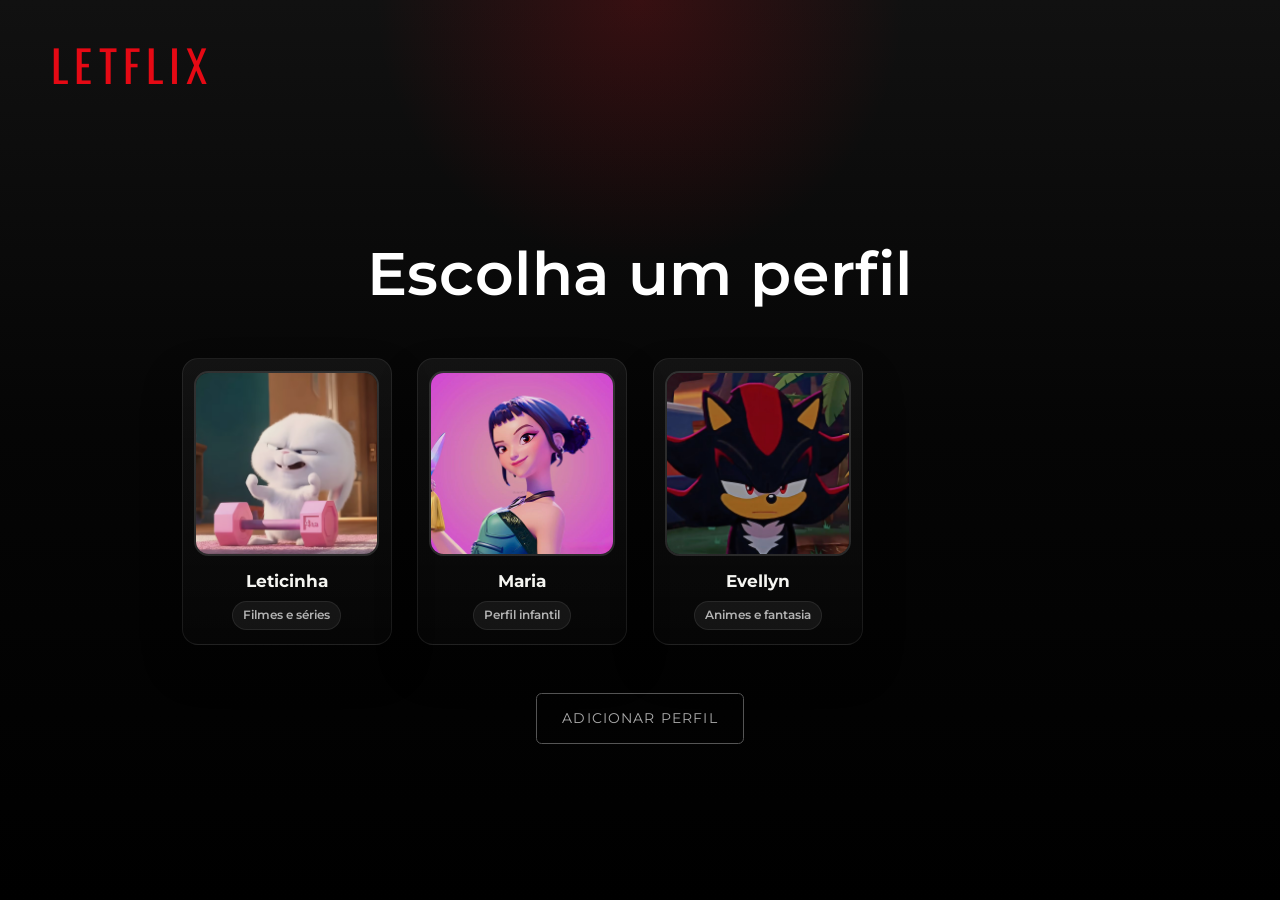
<file: index.html>
<!DOCTYPE html>
<html lang="pt-BR">
<head>
	<meta charset="UTF-8">
	<meta name="viewport" content="width=device-width, initial-scale=1.0">
	<title>LETFLIX</title>
	<link rel="stylesheet" href="style.css">
</head>
<body>
	<a class="skip-link" href="#main-content">Pular para o conteúdo principal</a>
	<main id="main-content" class="sr-only" aria-live="polite">
		Redirecionando para a pagina principal do LETFLIX.
	</main>
	<noscript>
		<main>
			<p>Ative o JavaScript para entrar automaticamente no LETFLIX.</p>
			<p><a href="perfis.html">Ir para perfis</a></p>
		</main>
	</noscript>
	<script type="module" src="js/paginas/index.js"></script>
</body>
</html>
</file>
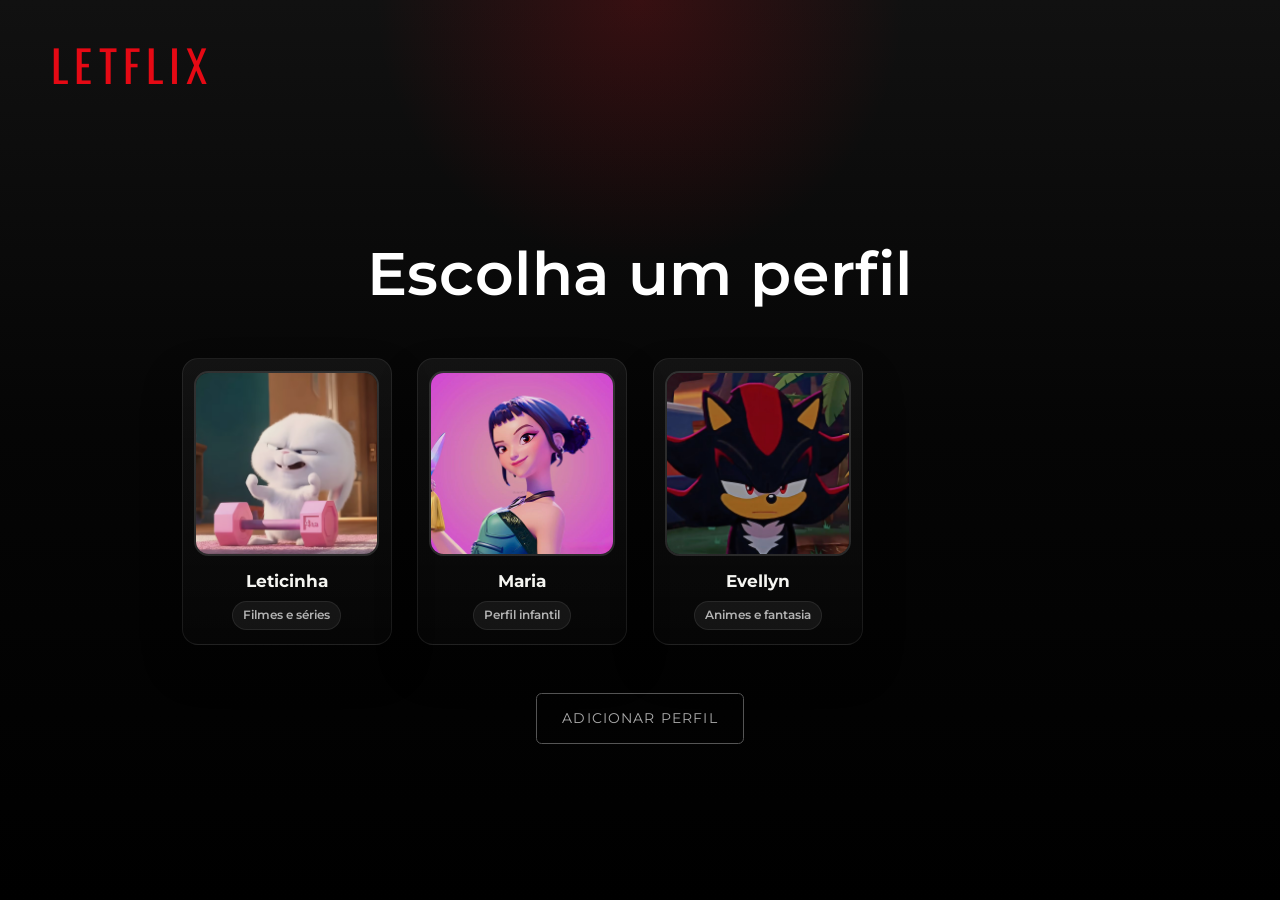
<file: busca.html>
<!DOCTYPE html>
<html lang="pt-BR">
<head>
	<meta charset="UTF-8">
	<meta name="viewport" content="width=device-width, initial-scale=1.0">
	<title>LETFLIX | Busca</title>
	<link rel="stylesheet" href="style.css">
	<link rel="stylesheet" href="css/components/header.css">
	<link rel="stylesheet" href="css/busca.css">
</head>
<body class="catalog-page search-page">
	<a class="skip-link" href="#main-content">Pular para o conteúdo principal</a>
	<div id="a11y-status" class="sr-only" aria-live="polite" aria-atomic="true"></div>
	<header class="site-header">
		<div class="site-header__inner">
			<div class="header-left">
				<a class="brand" href="catalogo.html" aria-label="Ir para a tela inicial">
					<span class="logo-full">LETFLIX</span>
					<span class="logo-mobile">L</span>
				</a>
			</div>

			<button class="menu-toggle" type="button" aria-expanded="false" aria-controls="site-nav">
				Menu
			</button>

			<nav id="site-nav" class="site-nav" aria-label="Navegação principal">
				<a href="catalogo.html">Início</a>
				<a href="catalogo.html#filmes">Filmes</a>
				<a href="catalogo.html#series">Séries</a>
				<a href="catalogo.html#minha-lista">Minha Lista</a>
			</nav>

			<div class="header-right">
				<div class="header-search header-search--open">
					<button class="header-search__icon" id="buscar-acao" type="button" aria-label="Buscar">⌕</button>
					<input id="busca-tmdb" type="search" placeholder="Títulos e gêneros" aria-label="Buscar títulos e gêneros">
				</div>

				<div class="notifications" id="notifications">
					<a class="notifications-trigger" id="notifications-trigger" href="notificacoes.html" aria-label="Abrir notificações">
						<span class="notifications-icon" aria-hidden="true">
							<svg viewBox="0 0 24 24" focusable="false" aria-hidden="true">
								<path d="M12 3a5 5 0 0 0-5 5v2.8c0 .7-.2 1.3-.6 1.9L5 15h14l-1.4-2.3a3.6 3.6 0 0 1-.6-1.9V8a5 5 0 0 0-5-5Zm0 19a2.8 2.8 0 0 0 2.6-1.8h-5.2A2.8 2.8 0 0 0 12 22Z" fill="currentColor"/>
							</svg>
						</span>
						<span class="notifications-badge" id="notifications-badge">0</span>
					</a>
				</div>

				<div class="perfil-header" id="perfil-header">
					<button class="perfil-trigger" id="perfil-trigger" type="button" aria-label="Abrir menu do perfil" aria-expanded="false" aria-controls="perfil-dropdown">
						<img id="img-perfil" src="assets/capa1.avif" alt="Perfil">
						<span class="perfil-seta" aria-hidden="true">▼</span>
					</button>

					<div class="perfil-dropdown" id="perfil-dropdown" role="menu" aria-hidden="true">
						<p class="perfil-atual" id="perfil-atual">Perfil atual</p>
						<a href="perfis.html" class="perfil-item" id="trocar-perfil" role="menuitem">Trocar perfil</a>
						<a href="perfis.html?modo=gerenciar" class="perfil-item" id="gerenciar-perfis" role="menuitem">Gerenciar perfis</a>
						<button type="button" class="perfil-item" id="editar-perfil" role="menuitem">Editar perfil</button>
						<button type="button" class="perfil-item" id="sair" role="menuitem">Sair</button>
					</div>
				</div>
			</div>
		</div>
	</header>

	<main id="main-content" class="search-page-main">
		<section class="catalog-section search-page-section" aria-labelledby="busca-title">
			<button class="mobile-back-button" id="mobile-back-button" type="button" aria-label="Voltar para a página anterior">Voltar</button>
			<div class="section-heading">
				<h2 id="busca-title">Resultados da busca</h2>
			</div>
			<p class="search-query" id="busca-query-text" aria-live="polite" aria-atomic="true"></p>
			<div class="search-grid" id="resultados-busca-grid" aria-live="polite"></div>
		</section>
	</main>

	<!-- Modal para editar preferências do perfil -->
	<div class="edit-preferences-modal" id="edit-preferences-modal" role="dialog" aria-modal="true" aria-labelledby="edit-preferences-title" aria-describedby="edit-preferences-subtitle" aria-hidden="true" tabindex="-1">
		<div class="modal-content">
			<h2 id="edit-preferences-title">Editar Preferências</h2>
			<p class="modal-subtitle" id="edit-preferences-subtitle">Escolha os gêneros que você curte (opcional)</p>

			<div class="genres-grid" id="edit-genres-grid">
				<button class="genre-chip" type="button" data-genre="acao" aria-pressed="false">Ação</button>
				<button class="genre-chip" type="button" data-genre="comedia" aria-pressed="false">Comédia</button>
				<button class="genre-chip" type="button" data-genre="terror" aria-pressed="false">Terror</button>
				<button class="genre-chip" type="button" data-genre="anime" aria-pressed="false">Anime</button>
				<button class="genre-chip" type="button" data-genre="romance" aria-pressed="false">Romance</button>
			</div>

			<div class="modal-buttons">
				<button class="modal-btn-cancel" id="pref-cancel-btn" type="button">Cancelar</button>
				<button class="modal-btn-confirm" id="pref-save-btn" type="button">Salvar Preferências</button>
			</div>
		</div>
	</div>


	<script type="module" src="js/paginas/busca.js"></script>
</body>
</html>
</file>
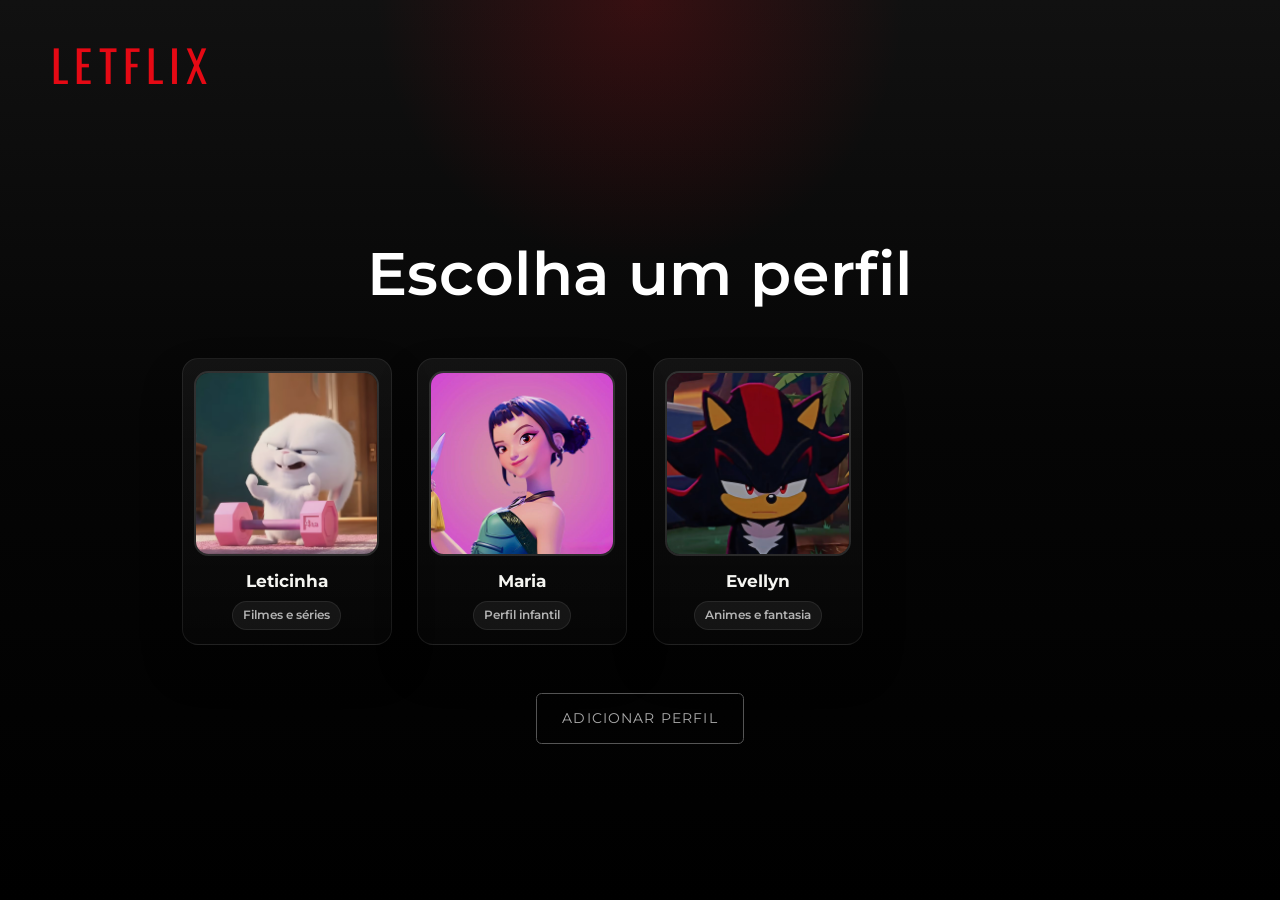
<file: catalogo.html>
<!DOCTYPE html>
<html lang="pt-BR">
<head>
    <meta charset="UTF-8">
    <meta name="viewport" content="width=device-width, initial-scale=1.0">
    <title>LETFLIX | Catálogo</title>
    <link rel="stylesheet" href="style.css">
    <link rel="stylesheet" href="css/components/header.css">
    <link rel="stylesheet" href="css/catalogo.css">
</head>
<body class="catalog-page">
    <a class="skip-link" href="#main-content">Pular para o conteúdo principal</a>
    <div id="a11y-status" class="sr-only" aria-live="polite" aria-atomic="true"></div>
    <div id="ui-toast" class="ui-toast" role="status" aria-live="polite" aria-atomic="true"></div>
    <header class="site-header">
        <div class="site-header__inner">
            <div class="header-left">
                <a class="brand" href="catalogo.html" aria-label="Ir para a tela inicial">
                    <span class="logo-full">LETFLIX</span>
                    <span class="logo-mobile">L</span>
                </a>
            </div>

            <button class="menu-toggle" type="button" aria-expanded="false" aria-controls="site-nav">
                Menu
            </button>

            <nav id="site-nav" class="site-nav" aria-label="Navegação principal">
                <a href="catalogo.html">Início</a>
                <a href="#filmes">Filmes</a>
                <a href="#series">Séries</a>
                <a href="#minha-lista">Minha Lista</a>
            </nav>

            <div class="header-right">
                <div class="header-search">
                    <button class="header-search__icon" id="buscar-acao" type="button" aria-label="Buscar">⌕</button>
                    <input id="busca-tmdb" type="search" placeholder="Títulos e gêneros" aria-label="Buscar títulos e gêneros">
                </div>

                <div class="notifications" id="notifications">
                    <a class="notifications-trigger" id="notifications-trigger" href="notificacoes.html" aria-label="Abrir notificações">
                        <span class="notifications-icon" aria-hidden="true">
                            <svg viewBox="0 0 24 24" focusable="false" aria-hidden="true">
                                <path d="M12 3a5 5 0 0 0-5 5v2.8c0 .7-.2 1.3-.6 1.9L5 15h14l-1.4-2.3a3.6 3.6 0 0 1-.6-1.9V8a5 5 0 0 0-5-5Zm0 19a2.8 2.8 0 0 0 2.6-1.8h-5.2A2.8 2.8 0 0 0 12 22Z" fill="currentColor"/>
                            </svg>
                        </span>
                        <span class="notifications-badge" id="notifications-badge">0</span>
                    </a>
                </div>

                <div class="perfil-header" id="perfil-header">
                    <button class="perfil-trigger" id="perfil-trigger" type="button" aria-label="Abrir menu do perfil" aria-expanded="false" aria-controls="perfil-dropdown">
                        <img id="img-perfil" src="assets/capa1.avif" alt="Perfil">
                        <span class="perfil-seta" aria-hidden="true">▼</span>
                    </button>

                    <div class="perfil-dropdown" id="perfil-dropdown" role="menu" aria-hidden="true">
                        <p class="perfil-atual" id="perfil-atual">Perfil atual</p>
                        <a href="perfis.html" class="perfil-item" id="trocar-perfil" role="menuitem">Trocar perfil</a>
                        <a href="perfis.html?modo=gerenciar" class="perfil-item" id="gerenciar-perfis" role="menuitem">Gerenciar perfis</a>
                        <button type="button" class="perfil-item" id="editar-perfil" role="menuitem">Editar perfil</button>
                        <button type="button" class="perfil-item" id="sair" role="menuitem">Sair</button>
                    </div>
                </div>
            </div>
        </div>
    </header>

    <main id="main-content">
        <section id="inicio" class="hero" aria-label="Destaque principal">
            <div class="hero__overlay"></div>
            <div class="hero__content">
                <p class="hero__eyebrow">Original LETFLIX • <span id="hero-profile">Leticinha</span></p>
                <div class="hero__actions">
                    <button class="primary-button" id="assistir-agora" type="button">Assistir agora</button>
                    <button class="secondary-button" id="mais-informacoes" type="button" aria-controls="info-filme" aria-expanded="false">Mais informações</button>
                </div>
                <section id="info-filme" class="info-panel" aria-label="Informações do título" aria-live="polite" aria-hidden="true"></section>
            </div>
        </section>

        <section id="sec-filmes" class="catalog-section" aria-labelledby="movies-title">
            <div class="section-heading">
                <h2 id="movies-title">Filmes para você</h2>
            </div>
            <div class="filmes movie-row" id="filmes" aria-label="Lista de filmes para você"></div>
        </section>

        <section id="sec-series" class="catalog-section" aria-labelledby="series-title">
            <div class="section-heading">
                <h2 id="series-title">Em alta</h2>
            </div>
            <div class="filmes movie-row" id="series" aria-label="Lista de séries em alta"></div>
        </section>

        <!-- Seções dinâmicas por preferências do perfil (carregadas via TMDB) -->
        <div id="sec-personalizado"></div>

        <section id="minha-lista" class="catalog-section" aria-labelledby="list-title">
            <div class="section-heading">
                <h2 id="list-title">Minha Lista</h2>
            </div>
            <div class="filmes movie-row" id="lista" aria-label="Lista pessoal do usuário"></div>
        </section>
    </main>

    <!-- Modal para editar preferências do perfil -->
    <div class="edit-preferences-modal" id="edit-preferences-modal" role="dialog" aria-modal="true" aria-labelledby="edit-preferences-title" aria-describedby="edit-preferences-subtitle" aria-hidden="true" tabindex="-1">
        <div class="modal-content">
            <h2 id="edit-preferences-title">Editar Preferências</h2>
            <p class="modal-subtitle" id="edit-preferences-subtitle">Escolha os gêneros que você curte (opcional)</p>

            <div class="genres-grid" id="edit-genres-grid">
                <button class="genre-chip" type="button" data-genre="acao" aria-pressed="false">Ação</button>
                <button class="genre-chip" type="button" data-genre="comedia" aria-pressed="false">Comédia</button>
                <button class="genre-chip" type="button" data-genre="terror" aria-pressed="false">Terror</button>
                <button class="genre-chip" type="button" data-genre="anime" aria-pressed="false">Anime</button>
                <button class="genre-chip" type="button" data-genre="romance" aria-pressed="false">Romance</button>
            </div>

            <div class="modal-buttons">
                <button class="modal-btn-cancel" id="pref-cancel-btn" type="button">Cancelar</button>
                <button class="modal-btn-confirm" id="pref-save-btn" type="button">Salvar Preferências</button>
            </div>
        </div>
    </div>

    <div class="manage-profiles-modal" id="manage-profiles-modal" role="dialog" aria-modal="true" aria-labelledby="manage-profiles-title" aria-hidden="true" tabindex="-1">
        <div class="manage-profiles-content">
            <div class="manage-profiles-header">
                <h2 id="manage-profiles-title">Gerenciar perfis</h2>
                <button class="manage-profiles-back" id="manage-profiles-back" type="button" aria-label="Voltar para o catálogo">Voltar</button>
            </div>
            <p class="manage-profiles-subtitle">Edite ou remova perfis sem sair do catálogo.</p>
            <div class="manage-profiles-list" id="manage-profiles-list" role="list"></div>
        </div>
    </div>

    <div class="delete-confirm-modal" id="delete-confirm-modal" role="dialog" aria-modal="true" aria-labelledby="delete-confirm-title" aria-describedby="delete-confirm-message" aria-hidden="true" tabindex="-1">
        <div class="delete-confirm-content">
            <h3 id="delete-confirm-title">Confirmar remoção</h3>
            <p id="delete-confirm-message">Tem certeza que deseja remover este perfil?</p>
            <div class="delete-confirm-actions">
                <button class="delete-confirm-cancel" id="delete-confirm-cancel" type="button">Cancelar</button>
                <button class="delete-confirm-ok" id="delete-confirm-ok" type="button">Remover</button>
            </div>
        </div>
    </div>

    <script type="module" src="js/paginas/catalogo.js"></script>
</body>
</html>
</file>
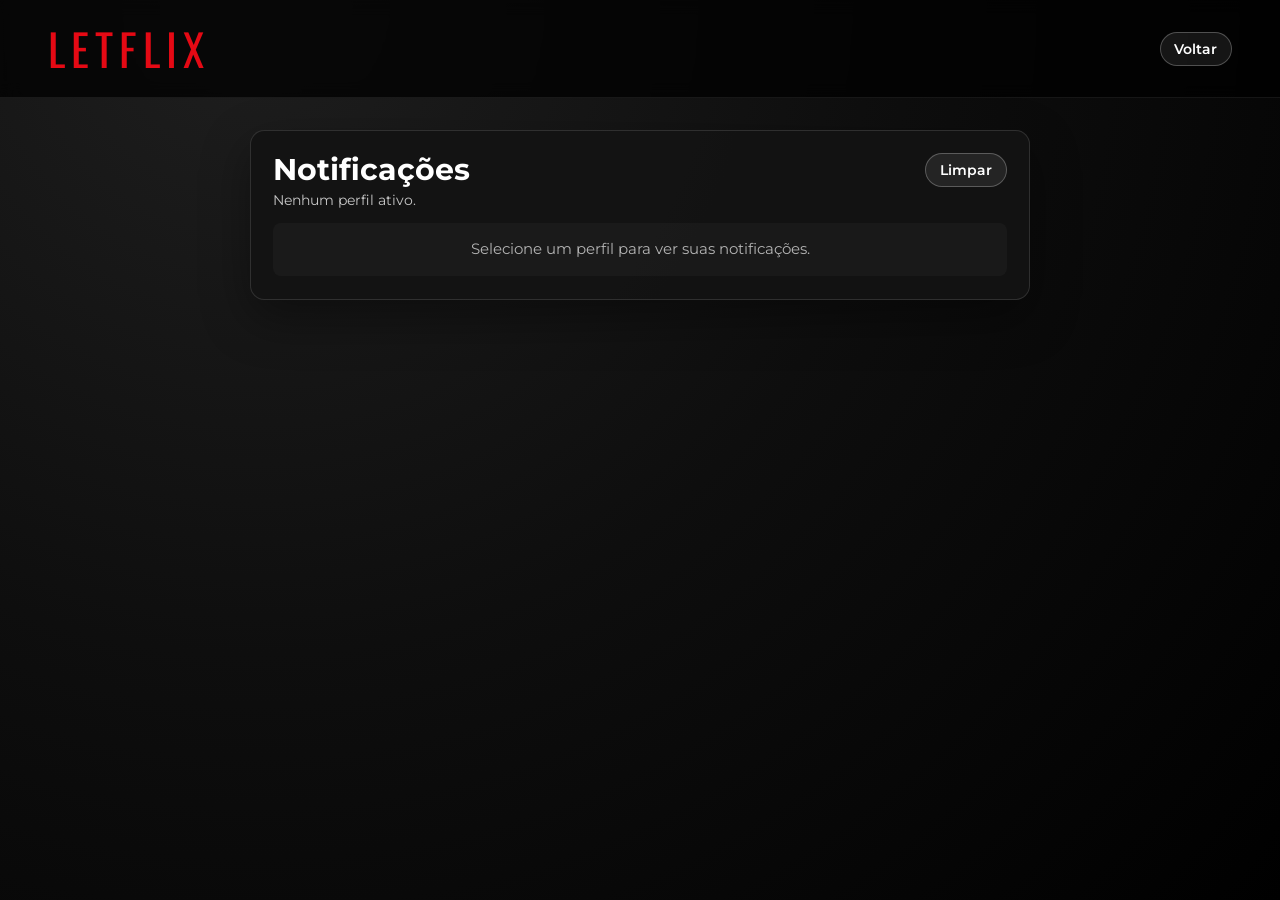
<file: notificacoes.html>
<!DOCTYPE html>
<html lang="pt-BR">
<head>
	<meta charset="UTF-8">
	<meta name="viewport" content="width=device-width, initial-scale=1.0">
	<title>LETFLIX | Notificações</title>
	<link rel="stylesheet" href="style.css">
	<link rel="stylesheet" href="css/notificacoes.css">
</head>
<body class="notifications-page">
	<a class="skip-link" href="#main-content">Pular para o conteúdo principal</a>
	<div id="a11y-status" class="sr-only" aria-live="polite" aria-atomic="true"></div>

	<header class="notifications-header">
		<a class="brand" href="catalogo.html" aria-label="Ir para a tela inicial">
			<span class="logo-full">LETFLIX</span>
			<span class="logo-mobile">L</span>
		</a>
		<button class="back-button" id="notifications-back" type="button" aria-label="Voltar para a página anterior">Voltar</button>
	</header>

	<main id="main-content" class="notifications-main">
		<section class="notifications-card" aria-labelledby="notifications-title">
			<div class="notifications-card__head">
				<div>
					<h1 id="notifications-title">Notificações</h1>
					<p class="notifications-subtitle" id="notifications-subtitle">Seu histórico por perfil</p>
				</div>
				<button class="clear-button" id="notifications-page-clear" type="button">Limpar</button>
			</div>

			<ul class="notifications-page-list" id="notifications-page-list" aria-live="polite"></ul>
		</section>
	</main>

	<script type="module" src="js/paginas/notificacoes.js"></script>
</body>
</html>
</file>
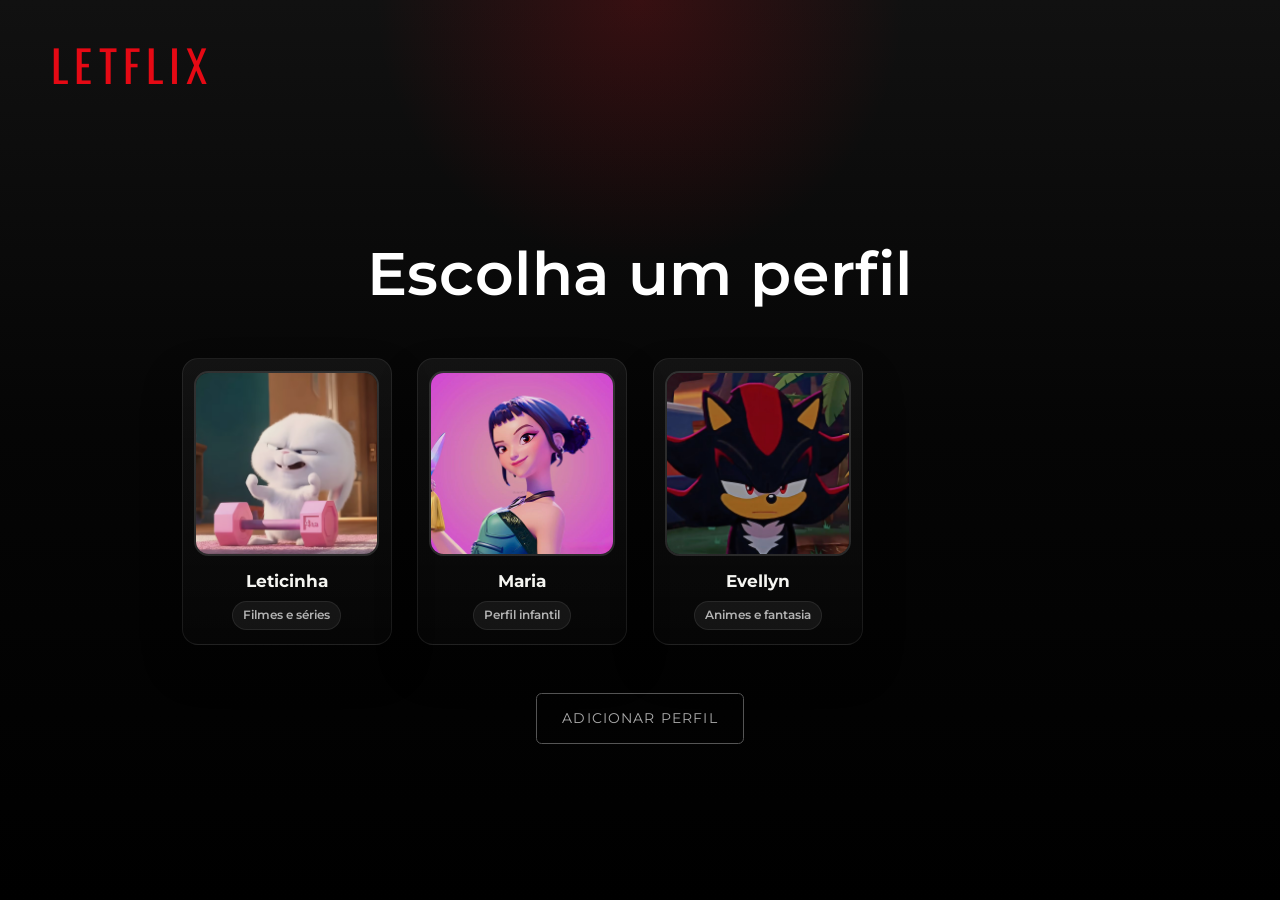
<file: perfis.html>
<!DOCTYPE html>
<html lang="pt-BR">
<head>
	<meta charset="UTF-8">
	<meta name="viewport" content="width=device-width, initial-scale=1.0">
	<title>LETFLIX | Perfis</title>
	<link rel="stylesheet" href="style.css">
	<link rel="stylesheet" href="css/perfis.css">
</head>
<body class="profiles-page">
	<a class="skip-link" href="#main-content">Pular para o conteúdo principal</a>
	<div id="a11y-status" class="sr-only" aria-live="polite" aria-atomic="true"></div>
	<header class="profiles-header">
		<div class="profiles-header-top">
			<a class="brand" href="perfis.html" aria-label="Voltar para seleção de perfis">
				<span class="logo-full">LETFLIX</span>
				<span class="logo-mobile">L</span>
			</a>
			<div class="profiles-actions">
				<button class="manage-button" id="open-add-profile-btn" type="button" aria-label="Adicionar perfil">
					Adicionar perfil
				</button>
			</div>
		</div>
	</header>

	<main id="main-content" class="profiles-main">
		<section class="profiles-section" aria-labelledby="profiles-title">
			<h1 id="profiles-title">Escolha um perfil</h1>
			<p class="profiles-helper-text" id="profiles-helper-text" hidden>Toque em um perfil para removê-lo.</p>

			<ul class="profiles-grid" id="profiles-grid">
				<!-- Perfis serão renderizados aqui via JS -->
			</ul>

			<div class="profiles-add-action" id="profiles-add-action"></div>

			<!-- Modal para adicionar novo perfil -->
			<div class="add-profile-modal" id="add-profile-modal" role="dialog" aria-modal="true" aria-labelledby="add-profile-title" aria-describedby="add-profile-subtitle" aria-hidden="true" tabindex="-1">
				<div class="modal-content">
					<h2 id="add-profile-title">Novo Perfil</h2>
					<p class="modal-subtitle" id="add-profile-subtitle">Crie um perfil escolhendo nome e avatar.</p>
					
					<div class="modal-form-group">
						<label for="profile-input">Nome do Perfil</label>
						<input 
							type="text" 
							id="profile-input" 
							placeholder="Digite o nome do perfil..."
							maxlength="30"
							autocomplete="off"
						>
					</div>

					<div class="modal-form-group">
					<p id="avatar-grid-label" class="modal-form-group__label">Escolha um Avatar</p>
					<div class="avatar-grid" id="avatar-grid" aria-labelledby="avatar-grid-label">
							<!-- Avatares serão renderizados aqui via JS -->
						</div>
					</div>

					<div class="modal-buttons">
						<button class="modal-btn-cancel" id="cancel-btn" type="button">Cancelar</button>
						<button class="modal-btn-confirm" id="confirm-btn" type="button" disabled>Criar</button>
					</div>
					<div class="modal-message" id="modal-message" role="alert"></div>
				</div>
			</div>
		</section>
	</main>

	<!-- Modal de preferências (etapa 2 após criar perfil) -->
	<div class="add-profile-modal" id="preferences-modal" role="dialog" aria-modal="true" aria-labelledby="preferences-title" aria-describedby="preferences-subtitle" aria-hidden="true" tabindex="-1">
		<div class="modal-content">
			<h2 id="preferences-title">Suas Preferências</h2>
			<p class="modal-subtitle" id="preferences-subtitle">Escolha os gêneros que você curte (opcional)</p>

			<div class="genres-grid" id="genres-grid">
				<button class="genre-chip" type="button" data-genre="acao" aria-pressed="false">Ação</button>
				<button class="genre-chip" type="button" data-genre="comedia" aria-pressed="false">Comédia</button>
				<button class="genre-chip" type="button" data-genre="terror" aria-pressed="false">Terror</button>
				<button class="genre-chip" type="button" data-genre="anime" aria-pressed="false">Anime</button>
				<button class="genre-chip" type="button" data-genre="romance" aria-pressed="false">Romance</button>
			</div>

			<div class="modal-buttons">
				<button class="modal-btn-cancel" id="pref-skip-btn" type="button">Pular</button>
				<button class="modal-btn-confirm" id="pref-confirm-btn" type="button">Salvar e Entrar</button>
			</div>
		</div>
	</div>

	<!-- ── Overlay de intro LETFLIX ──────────────────────────────────────
	     Exibido ao clicar em um perfil. O vídeo é acelerado via JS
	     para durar ~4s em vez dos ~11s originais.
	     O botão "Pular intro" permite ignorar o vídeo imediatamente.
	──────────────────────────────────────────────────────────────── -->
	<div id="intro" role="dialog" aria-modal="true" aria-label="Intro LETFLIX" aria-hidden="true" style="display:none;">
		<video id="introVideo" playsinline preload="auto" aria-hidden="true">
			<source src="assets/video/intro-Letflix.mp4" type="video/mp4">
		</video>
		<button id="pularIntro" type="button" aria-label="Pular a intro e entrar no catálogo">
			Pular intro
		</button>
	</div>

	<script type="module" src="js/paginas/perfis.js"></script>
</body>
</html>
</file>
<file: style.css>
@import url('https://fonts.googleapis.com/css2?family=Montserrat:wght@400;500;600;700&family=Oswald:wght@500;700&display=swap');

:root {
	/* Paleta e tokens principais */
	--color-black: #000000;
	--color-surface: #141414;
	--color-surface-soft: #1f1f1f;
	--color-text: #ffffff;
	--color-text-muted: #b3b3b3;
	--color-brand: #e50914;
	--color-border: rgba(255, 255, 255, 0.12);
	--shadow-strong: 0 20px 60px rgba(0, 0, 0, 0.45);
	--transition-default: 0.3s ease;
	--header-height: 76px;
}

* {
	box-sizing: border-box;
	margin: 0;
	padding: 0;
}

html {
	scroll-behavior: smooth;
}

:focus-visible {
	outline: 3px solid #f6c354;
	outline-offset: 2px;
}

a:focus-visible,
button:focus-visible,
input:focus-visible,
select:focus-visible,
textarea:focus-visible,
[tabindex]:focus-visible,
[role='button']:focus-visible {
	box-shadow: 0 0 0 3px rgba(246, 195, 84, 0.35);
}

body {
	min-height: 100vh;
	color: var(--color-text);
	font-family: 'Montserrat', sans-serif;
	background: var(--color-black);

}

.skip-link {
	position: absolute;
	left: 0.75rem;
	top: 0.75rem;
	padding: 0.6rem 0.85rem;
	background: #ffffff;
	color: #000000;
	border-radius: 0.4rem;
	font-weight: 700;
	text-decoration: none;
	z-index: 9999;
	transform: translateY(-140%);
	transition: transform 0.2s ease;
}

.skip-link:focus-visible {
	transform: translateY(0);
	text-decoration: none;
}

.sr-only {
	position: absolute;
	width: 1px;
	height: 1px;
	padding: 0;
	margin: -1px;
	overflow: hidden;
	clip: rect(0, 0, 0, 0);
	white-space: nowrap;
	border: 0;
}

button {
	border: none;
	font: inherit;
}

.brand {
	display: inline-flex;
	align-items: center;
	color: var(--color-brand);
	font-family: 'Oswald', sans-serif;
	font-size: clamp(2rem, 4vw, 2.75rem);
	letter-spacing: 0.14em;
	text-transform: uppercase;
	text-decoration: none;
}

.logo-full,
.logo-mobile {
	display: inline-block;
}

.logo-mobile {
	display: none;
}

.brand:visited,
.brand:hover,
.brand:focus-visible {
	color: var(--color-brand);
	text-decoration: none;
}

/* Header compartilhado extraído para css/components/header.css */

@media (prefers-reduced-motion: reduce) {
	html {
		scroll-behavior: auto;
	}

	*,
	*::before,
	*::after {
		animation-duration: 0.01ms !important;
		animation-iteration-count: 1 !important;
		transition-duration: 0.01ms !important;
		scroll-behavior: auto !important;
	}
}


/* ── Responsividade ───────────────────────── */

@media (min-width: 769px) {
	.site-header__inner {
		display: grid;
		grid-template-columns: auto 1fr auto;
		align-items: center;
	}

	.menu-toggle {
		display: none;
	}

	.site-nav {
		position: static;
		display: flex;
		flex-direction: row;
		justify-self: start;
		gap: 1.5rem;
		padding: 0;
		border: none;
		background: transparent;
	}

	.row,
	.movie-row {
		grid-auto-columns: minmax(110px, 12vw);
		gap: 1.15rem;
	}
}

@media (min-width: 1024px) {
	.row,
	.movie-row {
		grid-auto-columns: minmax(120px, 10vw);
		gap: 1.3rem;
	}
}

@media (max-width: 768px) {
	.catalog-page .site-header__inner {
		padding: 0.65rem 0.9rem;
		gap: 0.55rem;
	}

	.menu-toggle,
	.site-nav {
		display: none !important;
	}

	.logo-full {
		display: none;
	}

	.logo-mobile {
		display: inline-block;
	}

	.header-right {
		display: flex;
		align-items: center;
		flex: 0 0 auto;
		margin-left: auto;
		gap: 0.45rem;
	}

	.header-left {
		min-width: 0;
	}

	.header-left .brand {
		font-size: 2rem;
		letter-spacing: 0;
	}

	.header-search {
		width: 40px;
		height: 40px;
		min-width: 40px;
		flex: 0 0 40px;
		border-radius: 999px;
		background: rgba(20, 20, 20, 0.96);
	}

	.header-search:focus-within {
		width: min(68vw, 240px);
		flex-basis: min(68vw, 240px);
	}

	.header-search__icon {
		left: 0.6rem;
		font-size: 0.9rem;
	}

	#busca-tmdb {
		opacity: 0;
		pointer-events: none;
		padding-right: 0.75rem;
		padding-left: 1.85rem;
		font-size: 0.8rem;
	}

	.header-search:focus-within #busca-tmdb {
		opacity: 1;
		pointer-events: auto;
	}

	#busca-tmdb::placeholder {
		color: rgba(255, 255, 255, 0.75);
	}

	.perfil-trigger {
		width: 40px;
		height: 40px;
		justify-content: center;
	}

	.notifications-trigger {
		width: 40px;
		height: 40px;
	}

	.perfil-seta {
		display: none;
	}

	.row,
	.movie-row {
		grid-auto-columns: minmax(95px, 28vw);
		gap: 0.9rem;
	}
}

@media (max-width: 480px) {
	.catalog-page .site-header__inner {
		padding: 0.55rem 0.6rem;
		gap: 0.45rem;
	}

	.header-right {
		gap: 0.35rem;
		flex: 0 0 auto;
	}

	.header-left .brand {
		font-size: 1.85rem;
	}

	.header-search {
		width: 38px;
		height: 38px;
		min-width: 38px;
		flex-basis: 38px;
	}

	.header-search:focus-within {
		width: min(72vw, 210px);
		flex-basis: min(72vw, 210px);
	}

	.header-search__icon {
		left: 0.5rem;
		font-size: 0.88rem;
	}

	#busca-tmdb {
		opacity: 0;
		padding-left: 1.65rem;
		font-size: 0.73rem;
	}

	.header-search:focus-within #busca-tmdb {
		opacity: 1;
		pointer-events: auto;
	}

	.row,
	.movie-row {
		grid-auto-columns: minmax(70px, 32vw);
		gap: 0.6rem;
		padding-bottom: 0.35rem;
	}

	.btn-add {
		top: 0.25rem;
		right: 0.25rem;
		width: 1.55rem;
		height: 1.55rem;
		font-size: 0.9rem;
	}

	.perfil-trigger {
		width: 38px;
		height: 38px;
	}

	.notifications-trigger {
		width: 38px;
		height: 38px;
	}

	.perfil-trigger img {
		width: 30px;
		height: 30px;
	}
}

/* =========================================
   Componentes compartilhados
   (catálogo e busca)
   ========================================= */

.catalog-page {
	background: var(--color-black);
}

/* Header compartilhado extraído para css/components/header.css */

.catalog-section {
	padding: 0 1rem 2.5rem;
}

.catalog-section + .catalog-section {
	margin-top: 0.5rem;
}

.section-heading {
	padding: 0 clamp(0rem, 3vw, 2rem) 1rem;
}

.section-heading h2 {
	font-size: clamp(1.15rem, 2vw, 1.5rem);
}

/* Cards e carrossel horizontal */
.row,
.movie-row {
	display: grid;
	grid-auto-flow: column;
	grid-auto-columns: minmax(110px, 14vw);
	gap: 1.1rem;
	overflow-x: auto;
	padding: 0 clamp(0rem, 3vw, 2rem) 0.5rem;
	scroll-snap-type: x proximity;
	scrollbar-width: none;
}

.row::-webkit-scrollbar,
.movie-row::-webkit-scrollbar {
	display: none;
}

.card,
.movie-card {
	scroll-snap-align: start;
	display: grid;
	gap: 0.75rem;
	transition: transform var(--transition-default);
}

.movie-card-media {
	position: relative;
	overflow: hidden;
	border-radius: 0.35rem;
}

.card img,
.movie-card img {
	width: 100%;
	aspect-ratio: 2 / 3;
	object-fit: cover;
	box-shadow: var(--shadow-strong);
	transition: transform var(--transition-default), opacity var(--transition-default);
}

.movie-card .titulo {
	font-size: 1.05rem;
	font-weight: 600;
	line-height: 1.35;
	color: var(--color-text);
	overflow-wrap: anywhere;
}

.btn-add {
	position: absolute;
	top: 0.45rem;
	right: 0.45rem;
	display: inline-flex;
	align-items: center;
	justify-content: center;
	width: 1.9rem;
	height: 1.9rem;
	border: 0;
	border-radius: 999px;
	background: rgba(0, 0, 0, 0.72);
	color: #ffffff;
	font-size: 1.1rem;
	font-weight: 700;
	line-height: 1;
	box-shadow: 0 4px 12px rgba(0, 0, 0, 0.28);
	cursor: pointer;
	z-index: 2;
	transition: transform var(--transition-default), background-color var(--transition-default), opacity var(--transition-default);
}

.btn-add:hover,
.btn-add:focus-visible {
	background: rgba(229, 9, 20, 0.95);
	transform: scale(1.06);
	opacity: 1;
	outline: none;
}

.btn-add.is-added {
	background: rgba(229, 9, 20, 0.92);
	color: #ffffff;
}

.btn-add.is-added:hover,
.btn-add.is-added:focus-visible {
	background: #ff2b36;
}

.row .card:hover,
.row .card:focus-within,
.movie-row .movie-card:hover,
.movie-row .movie-card:focus-within {
	transform: translateY(-2px);
}

.row .card:hover img,
.row .card:focus-within img,
.movie-row .movie-card:hover img,
.movie-row .movie-card:focus-within img {
	opacity: 1;
	transform: scale(1.1);
}
</file>
<file: css/components/header.css>
/* =========================================
   Header compartilhado (catálogo e busca)
   ========================================= */

.header-left {
	display: flex;
	align-items: center;
	gap: 0.4rem;
	z-index: 25;
}

.site-header {
	position: fixed;
	inset: 0 0 auto 0;
	z-index: 20;
	background: linear-gradient(180deg, rgba(0, 0, 0, 0.85), rgba(0, 0, 0, 0.25));
	backdrop-filter: blur(8px);
}

.site-header__inner {
	min-height: var(--header-height);
	display: flex;
	align-items: center;
	justify-content: space-between;
	gap: 1rem;
	padding: 1rem clamp(1rem, 4vw, 3rem);
}

.menu-toggle {
	display: inline-flex;
	align-items: center;
	justify-content: center;
	padding: 0.7rem 1rem;
	border: 1px solid var(--color-border);
	border-radius: 0.4rem;
	background: rgba(255, 255, 255, 0.06);
	color: var(--color-text);
	cursor: pointer;
}

.site-nav {
	position: absolute;
	top: calc(100% - 0.25rem);
	left: 1rem;
	right: 1rem;
	display: none;
	flex-direction: column;
	gap: 1rem;
	padding: 1rem;
	border: 1px solid var(--color-border);
	border-radius: 0.75rem;
	background: rgba(0, 0, 0, 0.92);
}

.site-nav a {
	text-decoration: none;
	color: var(--color-text-muted);
	font-weight: 500;
	transition: color var(--transition-default);
}

.site-nav a:visited {
	color: var(--color-text-muted);
}

.site-nav a:hover,
.site-nav a:focus-visible {
	color: var(--color-text);
	outline: none;
}

.catalog-page.nav-open .site-nav {
	display: flex;
}

.perfil-header {
	position: relative;
	z-index: 30;
}

.notifications {
	position: relative;
	z-index: 31;
}

.notifications-trigger {
	position: relative;
	display: inline-flex;
	align-items: center;
	justify-content: center;
	width: 40px;
	height: 40px;
	border-radius: 0.45rem;
	background: rgba(255, 255, 255, 0.04);
	border: 1px solid rgba(255, 255, 255, 0.2);
	color: #ffffff;
	cursor: pointer;
	transition: background-color var(--transition-default), border-color var(--transition-default), transform var(--transition-default);
}

.notifications-trigger:hover,
.notifications-trigger:focus-visible {
	background: rgba(255, 255, 255, 0.12);
	border-color: rgba(255, 255, 255, 0.45);
	outline: none;
	transform: translateY(-1px);
}

.notifications-icon {
	display: inline-flex;
	line-height: 1;
}

.notifications-icon svg {
	width: 18px;
	height: 18px;
}

.notifications-badge {
	position: absolute;
	top: -6px;
	right: -6px;
	min-width: 18px;
	height: 18px;
	padding: 0 5px;
	border-radius: 999px;
	background: var(--color-brand);
	color: #ffffff;
	font-size: 0.68rem;
	font-weight: 700;
	display: inline-flex;
	align-items: center;
	justify-content: center;
	border: 1px solid rgba(0, 0, 0, 0.4);
}


.perfil-trigger {
	display: inline-flex;
	align-items: center;
	gap: 0.4rem;
	padding: 0.15rem;
	border-radius: 0.45rem;
	background: transparent;
	cursor: pointer;
	transition: background-color var(--transition-default);
}

.perfil-trigger:hover,
.perfil-trigger:focus-visible {
	background: rgba(255, 255, 255, 0.08);
	outline: none;
}

.perfil-header img {
	width: 38px;
	height: 38px;
	border-radius: 4px;
	object-fit: cover;
	border: 1px solid rgba(255, 255, 255, 0.28);
	transition: transform var(--transition-default), border-color var(--transition-default);
}

.perfil-header:hover img,
.perfil-header:focus-within img {
	transform: scale(1.1);
	border-color: var(--color-brand);
}

.perfil-seta {
	font-size: 0.75rem;
	color: var(--color-text-muted);
	transition: transform var(--transition-default), color var(--transition-default);
}

.perfil-header.open .perfil-seta {
	transform: rotate(180deg);
	color: var(--color-text);
}

.perfil-dropdown {
	position: absolute;
	top: calc(100% + 0.6rem);
	right: 0;
	min-width: 210px;
	padding: 0.4rem;
	border: 1px solid rgba(255, 255, 255, 0.12);
	border-radius: 0.6rem;
	background: #141414;
	box-shadow: 0 12px 32px rgba(0, 0, 0, 0.45);
	opacity: 0;
	visibility: hidden;
	transform: translateY(-8px);
	transition: opacity var(--transition-default), transform var(--transition-default), visibility var(--transition-default);
}

.perfil-header.open .perfil-dropdown {
	opacity: 1;
	visibility: visible;
	transform: translateY(0);
}

.perfil-atual {
	padding: 0.6rem 0.75rem;
	color: var(--color-text-muted);
	font-size: 0.85rem;
	border-bottom: 1px solid rgba(255, 255, 255, 0.08);
	margin-bottom: 0.25rem;
}

.perfil-item {
	width: 100%;
	display: block;
	padding: 0.65rem 0.75rem;
	border: none;
	border-radius: 0.45rem;
	background: transparent;
	color: var(--color-text);
	text-decoration: none;
	font-size: 0.92rem;
	text-align: left;
	cursor: pointer;
	transition: background-color var(--transition-default), color var(--transition-default);
}

.perfil-item:visited {
	color: var(--color-text);
	text-decoration: none;
}

.perfil-item:hover,
.perfil-item:focus-visible {
	background: rgba(255, 255, 255, 0.08);
	color: var(--color-brand);
}

/* Componentes compartilhados do header */

.catalog-page .site-header__inner {
	display: flex;
	align-items: center;
	justify-content: space-between;
	flex-wrap: nowrap;
}

.header-right {
	display: flex;
	align-items: center;
	gap: 15px;
	margin-left: auto;
	flex: 0 0 340px;
	justify-content: flex-end;
}

.header-search {
	position: relative;
	display: flex;
	align-items: center;
	margin: 0;
	min-width: 44px;
	width: 44px;
	height: 40px;
	background: #141414;
	border: 1px solid rgba(255, 255, 255, 0.85);
	border-radius: 3px;
	overflow: hidden;
	transition: width 0.28s ease, border-color 0.28s ease, box-shadow 0.28s ease;
}

.header-search:hover {
	border-color: #ffffff;
	box-shadow: 0 0 0 1px rgba(255, 255, 255, 0.15);
}

.header-search:focus-within {
	width: 280px;
	border-color: #ffffff;
	box-shadow: 0 0 0 1px rgba(255, 255, 255, 0.3);
}

.header-search__icon {
	position: absolute;
	left: 0.75rem;
	top: 50%;
	transform: translateY(-50%);
	color: #ffffff;
	font-size: 0.95rem;
	padding: 0;
	background: transparent;
	border: none;
	cursor: pointer;
	line-height: 1;
}

#busca-tmdb {
	width: 100%;
	height: 100%;
	padding: 0 0.75rem 0 2.15rem;
	border: none;
	outline: none;
	background: #141414;
	color: #ffffff;
	font-size: 0.9rem;
	font-family: 'Montserrat', sans-serif;
	opacity: 0;
	transition: opacity 0.3s ease;
}

.header-search:focus-within #busca-tmdb {
	opacity: 1;
}

#busca-tmdb::placeholder {
	color: rgba(255, 255, 255, 0.7);
}

@media (min-width: 769px) {
	.site-header__inner {
		display: grid;
		grid-template-columns: auto 1fr auto;
		align-items: center;
	}

	.menu-toggle {
		display: none;
	}

	.site-nav {
		position: static;
		display: flex;
		flex-direction: row;
		justify-self: start;
		gap: 1.5rem;
		padding: 0;
		border: none;
		background: transparent;
	}
}

@media (max-width: 768px) {
	.catalog-page .site-header__inner {
		padding: 0.65rem 0.9rem;
		gap: 0.55rem;
	}


	.menu-toggle,
	.site-nav {
		display: none !important;
	}

	.logo-full {
		display: none;
	}

	.logo-mobile {
		display: inline-block;
	}

	.header-right {
		display: flex;
		align-items: center;
		flex: 0 0 auto;
		margin-left: auto;
		gap: 0.45rem;
	}

	.header-left {
		min-width: 0;
	}

	.header-left .brand {
		font-size: 2rem;
		letter-spacing: 0;
	}

	.header-search {
		width: 40px;
		height: 40px;
		min-width: 40px;
		flex: 0 0 40px;
		border-radius: 999px;
		background: rgba(20, 20, 20, 0.96);
	}

	.header-search:focus-within {
		width: min(68vw, 240px);
		flex-basis: min(68vw, 240px);
	}

	.header-search__icon {
		left: 0.6rem;
		font-size: 0.9rem;
	}

	#busca-tmdb {
		opacity: 0;
		pointer-events: none;
		padding-right: 0.75rem;
		padding-left: 1.85rem;
		font-size: 0.8rem;
	}

	.header-search:focus-within #busca-tmdb {
		opacity: 1;
		pointer-events: auto;
	}

	#busca-tmdb::placeholder {
		color: rgba(255, 255, 255, 0.75);
	}

	.perfil-trigger {
		width: 40px;
		height: 40px;
		justify-content: center;
	}

	.notifications-trigger {
		width: 40px;
		height: 40px;
	}

	.perfil-seta {
		display: none;
	}
}

@media (max-width: 480px) {
	.catalog-page .site-header__inner {
		padding: 0.55rem 0.6rem;
		gap: 0.45rem;
	}


	.header-right {
		gap: 0.35rem;
		flex: 0 0 auto;
	}

	.header-left .brand {
		font-size: 1.85rem;
	}

	.header-search {
		width: 38px;
		height: 38px;
		min-width: 38px;
		flex-basis: 38px;
	}

	.header-search:focus-within {
		width: min(72vw, 210px);
		flex-basis: min(72vw, 210px);
	}

	.header-search__icon {
		left: 0.5rem;
		font-size: 0.88rem;
	}

	#busca-tmdb {
		opacity: 0;
		padding-left: 1.65rem;
		font-size: 0.75rem;
	}

	.header-search:focus-within #busca-tmdb {
		opacity: 1;
		pointer-events: auto;
	}

	.perfil-trigger {
		width: 38px;
		height: 38px;
	}

	.notifications-trigger {
		width: 38px;
		height: 38px;
	}

	.perfil-trigger img {
		width: 30px;
		height: 30px;
	}
}
</file>
<file: css/busca.css>
/* =========================================
   Estilos da página de busca
   ========================================= */

/* Carrossel de resultados */
.search-results-carousel {
	position: relative;
}

.carousel-arrow {
	position: absolute;
	top: 50%;
	transform: translateY(-50%);
	width: 44px;
	height: 54px;
	border: none;
	border-radius: 999px;
	background: rgba(0, 0, 0, 0.5);
	color: #ffffff;
	font-size: 1rem;
	cursor: pointer;
	opacity: 0;
	pointer-events: none;
	transition: opacity 0.3s ease, background-color 0.3s ease;
	z-index: 3;
}

.carousel-arrow:hover,
.carousel-arrow:focus-visible {
	background: rgba(0, 0, 0, 0.75);
	outline: none;
}

.search-results-carousel:hover .carousel-arrow:not([hidden]),
.search-results-carousel:focus-within .carousel-arrow:not([hidden]) {
	opacity: 1;
	pointer-events: auto;
}

.carousel-arrow[hidden] {
	display: none;
}

.carousel-arrow--left {
	left: 0.15rem;
}

.carousel-arrow--right {
	right: 0.15rem;
}

/* Layout da página de busca */
.search-page-main {
	padding-top: calc(var(--header-height) + 1.25rem);
}

.search-page-section {
	padding-bottom: 2.5rem;
}

.search-query {
	padding: 0 clamp(0rem, 3vw, 2rem) 1rem;
	color: var(--color-text-muted);
	font-size: 0.95rem;
}

.mobile-back-button {
	display: none;
	align-items: center;
	justify-content: center;
	min-width: 5.4rem;
	margin: 0 0 0.75rem auto;
	padding: 0.48rem 0.92rem;
	border: 1px solid rgba(255, 255, 255, 0.22);
	border-radius: 999px;
	background: linear-gradient(135deg, rgba(255, 255, 255, 0.16), rgba(255, 255, 255, 0.05));
	backdrop-filter: blur(4px);
	color: var(--color-text);
	font-weight: 600;
	font-size: 0.82rem;
	letter-spacing: 0.02em;
	box-shadow: 0 8px 18px rgba(0, 0, 0, 0.22);
	cursor: pointer;
	transition: transform var(--transition-default), background-color var(--transition-default), border-color var(--transition-default), box-shadow var(--transition-default);
}

.mobile-back-button:hover,
.mobile-back-button:focus-visible {
	transform: translateY(-1px);
	background: linear-gradient(135deg, rgba(255, 255, 255, 0.24), rgba(255, 255, 255, 0.08));
	border-color: rgba(255, 255, 255, 0.42);
	box-shadow: 0 12px 22px rgba(0, 0, 0, 0.28);
	outline: none;
}

/* Grid de resultados */
.search-grid {
	display: grid;
	grid-template-columns: repeat(auto-fit, minmax(150px, 1fr));
	gap: 1rem;
	padding: 0 clamp(0rem, 3vw, 2rem) 0.5rem;
}

.search-grid .movie-card {
	max-width: 100%;
}

/* Barra de busca expandida na página de busca */
.search-page .header-search {
	width: 280px;
}

.search-page .header-search #busca-tmdb,
.header-search--open #busca-tmdb {
	opacity: 1;
}

.search-page .header-search:focus-within {
	width: 280px;
}

/* ── Responsividade ───────────────────────── */

@media (min-width: 769px) {
	.search-grid {
		grid-template-columns: repeat(3, minmax(0, 1fr));
	}
}

@media (min-width: 1024px) {
	.search-grid {
		/* Evita que um único resultado estique o card para largura gigante em desktop. */
		grid-template-columns: repeat(auto-fill, minmax(180px, 220px));
		justify-content: start;
	}
}

@media (max-width: 768px) {
	.search-page-section .section-heading,
	.search-page-section .section-heading h2,
	#busca-title {
		display: block;
		visibility: visible;
		opacity: 1;
	}

	.search-page .site-header__inner {
		flex-wrap: wrap;
		align-items: center;
		row-gap: 0.7rem;
	}

	.search-page .header-left {
		flex: 0 0 auto;
	}

	.search-page .header-right {
		width: 100%;
		display: grid;
		grid-template-columns: minmax(0, 1fr) auto auto;
		align-items: center;
		gap: 0.5rem;
		margin-left: 0;
	}

	.search-page-main {
		padding-top: calc(var(--header-height) + 4.4rem);
	}

	.mobile-back-button {
		display: flex;
	}

	.search-query {
		padding: 0 0.25rem 0.85rem;
		font-size: 0.85rem;
		line-height: 1.45;
	}

	.search-page .header-search,
	.search-page .header-search:focus-within {
		width: 100%;
		min-width: 0;
		flex-basis: auto;
	}

	.search-page .header-search {
		height: 42px;
		border-radius: 999px;
	}

	.search-page #busca-tmdb,
	.search-page .header-search:focus-within #busca-tmdb,
	.header-search--open #busca-tmdb {
		opacity: 1;
		pointer-events: auto;
	}

	.search-grid {
		grid-template-columns: repeat(2, minmax(0, 1fr));
		gap: 0.85rem;
		padding: 0 0.25rem 0.5rem;
	}
}

@media (max-width: 480px) {
	.search-page-section .section-heading,
	.search-page-section .section-heading h2,
	#busca-title {
		display: block;
		visibility: visible;
		opacity: 1;
	}

	.search-page .header-right {
		gap: 0.4rem;
	}

	.search-page-main {
		padding-top: calc(var(--header-height) + 4rem);
	}

	.mobile-back-button {
		margin-bottom: 0.65rem;
		padding: 0.4rem 0.65rem;
		font-size: 0.8rem;
	}

	.search-page .header-search,
	.search-page .header-search:focus-within {
		width: 100%;
	}

	.search-page .header-search {
		height: 40px;
	}

	.search-grid {
		grid-template-columns: repeat(2, minmax(0, 1fr));
		gap: 0.7rem;
	}

	.search-grid .movie-card .titulo {
		font-size: 0.84rem;
		line-height: 1.35;
	}
}

/* =========================================
   Modal de Editar Preferências
   ========================================= */

.edit-preferences-modal {
	display: none;
	position: fixed;
	inset: 0;
	background: rgba(0, 0, 0, 0.85);
	backdrop-filter: blur(4px);
	z-index: 100;
	align-items: center;
	justify-content: center;
	opacity: 0;
	transition: opacity 0.3s ease;
}

.edit-preferences-modal.active {
	display: flex;
	opacity: 1;
}

.edit-preferences-modal .modal-content {
	background: var(--color-surface);
	border: 1px solid var(--color-border);
	border-radius: 0.75rem;
	padding: 2rem;
	width: 90%;
	max-width: 400px;
	box-shadow: 0 20px 60px rgba(0, 0, 0, 0.6);
	animation: modal-slide-up 0.3s ease;
}

.edit-preferences-modal .modal-content h2 {
	font-size: 1.5rem;
	margin-bottom: 0.5rem;
	color: var(--color-text);
}

.edit-preferences-modal .modal-subtitle {
	color: var(--color-text-muted);
	font-size: 0.9rem;
	margin-bottom: 1.5rem;
}

.edit-preferences-modal .genres-grid {
	display: grid;
	grid-template-columns: repeat(2, 1fr);
	gap: 0.75rem;
	margin-bottom: 1.5rem;
}

.edit-preferences-modal .genre-chip {
	padding: 0.75rem 1rem;
	border: 2px solid var(--color-border);
	border-radius: 0.5rem;
	background: transparent;
	color: var(--color-text);
	font-weight: 600;
	cursor: pointer;
	transition: all var(--transition-default);
	font-size: 0.95rem;
}

.edit-preferences-modal .genre-chip:hover {
	border-color: var(--color-brand);
	color: var(--color-brand);
}

.edit-preferences-modal .genre-chip.selected {
	background: var(--color-brand);
	border-color: var(--color-brand);
	color: #ffffff;
}

.edit-preferences-modal .modal-buttons {
	display: flex;
	gap: 0.75rem;
}

.edit-preferences-modal .modal-btn-cancel,
.edit-preferences-modal .modal-btn-confirm {
	flex: 1;
	padding: 0.85rem 1rem;
	border: none;
	border-radius: 0.5rem;
	font-weight: 600;
	cursor: pointer;
	transition: all var(--transition-default);
	font-size: 0.95rem;
}

.edit-preferences-modal .modal-btn-cancel {
	background: transparent;
	border: 1px solid var(--color-border);
	color: var(--color-text);
}

.edit-preferences-modal .modal-btn-cancel:hover {
	background: var(--color-surface-soft);
	border-color: var(--color-text-muted);
}

.edit-preferences-modal .modal-btn-confirm {
	background: var(--color-brand);
	color: #ffffff;
}

.edit-preferences-modal .modal-btn-confirm:hover {
	opacity: 0.9;
	transform: translateY(-1px);
}

@media (max-width: 768px) {
	.edit-preferences-modal .modal-content {
		padding: 1.5rem;
		width: 95%;
		max-width: 100%;
	}

	.edit-preferences-modal .genres-grid {
		grid-template-columns: repeat(2, 1fr);
	}
}
</file>
<file: css/catalogo.css>
/* Estilos exclusivos da página de catálogo */

/* Fade-in ao carregar o catálogo — cria continuidade suave vinda da intro */
@keyframes letflix-fade-in {
	from { opacity: 0; }
	to   { opacity: 1; }
}

/* Fade-in do catálogo sincronizado com o fade-out da intro (0.2s cada).
   Garante continuidade visual: tela preta → catálogo aparece suavemente. */
.catalog-page {
	animation: letflix-fade-in 0.2s ease forwards;
}

.ui-toast {
	position: fixed;
	right: clamp(0.75rem, 2vw, 1.4rem);
	top: clamp(0.75rem, 2.5vh, 1.4rem);
	max-width: min(92vw, 360px);
	background: rgba(17, 17, 17, 0.96);
	color: #ffffff;
	border: 1px solid rgba(255, 255, 255, 0.22);
	border-left: 3px solid #22c55e;
	border-radius: 0.55rem;
	padding: 0.68rem 0.85rem;
	font-size: 0.9rem;
	box-shadow: 0 10px 30px rgba(0, 0, 0, 0.45);
	opacity: 0;
	transform: translateY(10px);
	pointer-events: none;
	transition: opacity 0.2s ease, transform 0.2s ease;
	z-index: 140;
}

.ui-toast.is-visible {
	opacity: 1;
	transform: translateY(0);
}

@media (max-width: 768px) {
	.ui-toast {
		left: 50%;
		right: auto;
		transform: translate(-50%, -8px);
		width: min(92vw, 420px);
	}

	.ui-toast.is-visible {
		transform: translate(-50%, 0);
	}
}

.hero {
	position: relative;
	min-height: 100vh;
	display: flex;
	align-items: flex-end;
	padding: calc(var(--header-height) + 3rem) clamp(1rem, 4vw, 4rem) 5rem;
	background: url('../assets/background.jpg') center / cover no-repeat;
	background-position: center;
}

@media (max-width: 768px) {
	.hero {
		min-height: 85vh;
		padding: calc(var(--header-height) + 1.5rem) 1rem 3rem;
		background-position: top;
	}
}

@media (max-width: 480px) {
	.hero {
		min-height: 70vh;
		padding: calc(var(--header-height) + 1rem) 0.75rem 2rem;
		background-position: top;
	}
}

.hero__overlay {
	position: absolute;
	inset: 0;
	background:
		linear-gradient(90deg, rgba(0, 0, 0, 0.82) 0%, rgba(0, 0, 0, 0.38) 45%, rgba(0, 0, 0, 0.7) 100%),
		linear-gradient(180deg, rgba(0, 0, 0, 0.1) 55%, rgba(0, 0, 0, 0.95) 100%);
}

.hero__content {
	position: relative;
	z-index: 1;
	width: min(100%, 640px);
	display: grid;
	gap: 1.25rem;
}

.hero__eyebrow {
	color: #f6c354;
	font-size: 0.95rem;
	font-weight: 600;
	letter-spacing: 0.16em;
	text-transform: uppercase;
}

.hero h1 {
	font-size: clamp(2.5rem, 7vw, 5.5rem);
	line-height: 0.96;
}

.hero__description {
	color: #ececec;
	font-size: clamp(1rem, 2vw, 1.15rem);
	line-height: 1.7;
}

.hero__actions {
	display: flex;
	flex-wrap: wrap;
	gap: 1rem;
}

.primary-button,
.secondary-button {
	display: inline-flex;
	align-items: center;
	justify-content: center;
	min-width: 180px;
	padding: 0.95rem 1.4rem;
	border-radius: 0.45rem;
	font-family: 'Montserrat', sans-serif;
	font-weight: 600;
	backdrop-filter: blur(4px);
	transition: transform var(--transition-default), opacity var(--transition-default), background-color var(--transition-default), box-shadow var(--transition-default), border-color var(--transition-default);
}

.primary-button {
	background: #ffffff;
	color: #000000;
	border: 1px solid #ffffff;
	box-shadow: 0 8px 22px rgba(255, 255, 255, 0.22);
}

.secondary-button {
	background: rgba(255, 255, 255, 0.18);
	color: #ffffff;
	border: 1px solid rgba(255, 255, 255, 0.45);
	box-shadow: 0 6px 18px rgba(0, 0, 0, 0.28);
}

.primary-button:hover,
.primary-button:focus-visible,
.secondary-button:hover,
.secondary-button:focus-visible {
	opacity: 1;
	outline: none;
	transform: translateY(-2px) scale(1.03);
}

.primary-button:hover,
.primary-button:focus-visible {
	box-shadow: 0 12px 30px rgba(255, 255, 255, 0.3);
}

.secondary-button:hover,
.secondary-button:focus-visible {
	background: rgba(255, 255, 255, 0.28);
	border-color: rgba(255, 255, 255, 0.7);
	box-shadow: 0 10px 24px rgba(0, 0, 0, 0.34);
}

.info-panel {
	width: min(100%, 860px);
	border: 1px solid rgba(255, 255, 255, 0.18);
	border-radius: 1rem;
	background: #141414;
	padding: 0;
	opacity: 0;
	transform: translateY(14px);
	pointer-events: none;
	max-height: 0;
	overflow: hidden;
	transition: opacity 0.35s ease, transform 0.35s ease, max-height 0.35s ease, padding 0.35s ease;
}

.info-panel.is-visible {
	opacity: 1;
	transform: translateY(0);
	pointer-events: auto;
	max-height: min(640px, 65vh);
	padding: 1.25rem;
	overflow-y: auto;
}

.info-grid {
	display: grid;
	grid-template-columns: 1.5fr 1fr;
	gap: 1.25rem;
	align-items: start;
}

.info-main {
	display: grid;
	gap: 0.8rem;
}

.info-main h2 {
	font-size: clamp(1.5rem, 3vw, 2rem);
	line-height: 1.1;
}

.info-meta {
	color: #d7d7d7;
	font-weight: 600;
	letter-spacing: 0.02em;
}

.info-description {
	color: #ececec;
	line-height: 1.65;
}

.info-side {
	display: grid;
	gap: 0.7rem;
	padding: 0.95rem;
	border-radius: 0.8rem;
	background: rgba(255, 255, 255, 0.05);
	border: 1px solid rgba(255, 255, 255, 0.12);
	line-height: 1.5;
	color: #f1f1f1;
}

.info-side strong {
	color: #ffffff;
	font-weight: 700;
}

.info-side a {
	color: #f6c354;
	font-weight: 600;
	text-decoration: none;
}

.info-side a:hover,
.info-side a:focus-visible {
	color: #ffffff;
	text-decoration: underline;
	outline: none;
}

@media (min-width: 769px) {
	.info-panel {
		padding: 1.4rem;
	}
}

@media (min-width: 1024px) {
	.hero__content {
		gap: 1.5rem;
	}
}

@media (max-width: 768px) {
	.hero {
		min-height: 60vh;
		padding: calc(var(--header-height) + 1.2rem) 1rem 2rem;
		background-size: cover;
		background-position: center;
	}

	.hero__content {
		width: 100%;
		max-width: 100%;
		gap: 0.9rem;
	}

	.hero__eyebrow {
		font-size: 0.78rem;
		letter-spacing: 0.12em;
	}

	.hero__actions {
		flex-direction: column;
		gap: 0.75rem;
	}

	.primary-button,
	.secondary-button {
		width: 100%;
		min-width: 0;
		min-height: 44px;
		padding: 0.78rem 1rem;
	}

	.info-grid {
		grid-template-columns: 1fr;
	}

	.info-panel {
		max-width: 100%;
	}
}

@media (max-width: 480px) {
	.hero {
		min-height: 60vh;
		padding: calc(var(--header-height) + 1rem) 0.75rem 2rem;
		background-position: center;
	}

	.primary-button,
	.secondary-button {
		width: 100%;
		padding: 0.7rem 0.9rem;
		font-size: 0.82rem;
	}
}

/* =========================================
   Modal de Editar Preferências
   ========================================= */

.edit-preferences-modal {
	display: none;
	position: fixed;
	inset: 0;
	background: rgba(0, 0, 0, 0.85);
	backdrop-filter: blur(4px);
	z-index: 100;
	align-items: center;
	justify-content: center;
	opacity: 0;
	transition: opacity 0.3s ease;
}

.edit-preferences-modal.active {
	display: flex;
	opacity: 1;
}

.edit-preferences-modal .modal-content {
	background: var(--color-surface);
	border: 1px solid var(--color-border);
	border-radius: 0.75rem;
	padding: 2rem;
	width: 90%;
	max-width: 400px;
	box-shadow: 0 20px 60px rgba(0, 0, 0, 0.6);
	animation: modal-slide-up 0.3s ease;
}

@keyframes modal-slide-up {
	from {
		transform: translateY(30px);
		opacity: 0;
	}
	to {
		transform: translateY(0);
		opacity: 1;
	}
}

.edit-preferences-modal .modal-content h2 {
	font-size: 1.5rem;
	margin-bottom: 0.5rem;
	color: var(--color-text);
}

.edit-preferences-modal .modal-subtitle {
	color: var(--color-text-muted);
	font-size: 0.9rem;
	margin-bottom: 1.5rem;
}

.edit-preferences-modal .genres-grid {
	display: grid;
	grid-template-columns: repeat(2, 1fr);
	gap: 0.75rem;
	margin-bottom: 1.5rem;
}

.edit-preferences-modal .genre-chip {
	padding: 0.75rem 1rem;
	border: 2px solid var(--color-border);
	border-radius: 0.5rem;
	background: transparent;
	color: var(--color-text);
	font-weight: 600;
	cursor: pointer;
	transition: all var(--transition-default);
	font-size: 0.95rem;
}

.edit-preferences-modal .genre-chip:hover {
	border-color: var(--color-brand);
	color: var(--color-brand);
}

.edit-preferences-modal .genre-chip.selected {
	background: var(--color-brand);
	border-color: var(--color-brand);
	color: #ffffff;
}

.edit-preferences-modal .modal-buttons {
	display: flex;
	gap: 0.75rem;
}

.edit-preferences-modal .modal-btn-cancel,
.edit-preferences-modal .modal-btn-confirm {
	flex: 1;
	padding: 0.85rem 1rem;
	border: none;
	border-radius: 0.5rem;
	font-weight: 600;
	cursor: pointer;
	transition: all var(--transition-default);
	font-size: 0.95rem;
}

.edit-preferences-modal .modal-btn-cancel {
	background: transparent;
	border: 1px solid var(--color-border);
	color: var(--color-text);
}

.edit-preferences-modal .modal-btn-cancel:hover {
	background: var(--color-surface-soft);
	border-color: var(--color-text-muted);
}

.edit-preferences-modal .modal-btn-confirm {
	background: var(--color-brand);
	color: #ffffff;
}

.edit-preferences-modal .modal-btn-confirm:hover {
	opacity: 0.9;
	transform: translateY(-1px);
}

@media (max-width: 768px) {
	.edit-preferences-modal .modal-content {
		padding: 1.5rem;
		width: 95%;
		max-width: 100%;
	}

	.edit-preferences-modal .genres-grid {
		grid-template-columns: repeat(2, 1fr);
	}
}

/* =========================================
   Gerenciar Perfis no Catálogo
   ========================================= */

.manage-profiles-modal {
	display: none;
	position: fixed;
	inset: 0;
	background: rgba(0, 0, 0, 0.9);
	backdrop-filter: blur(5px);
	z-index: 120;
	align-items: center;
	justify-content: center;
	opacity: 0;
	transition: opacity 0.2s ease;
}

.manage-profiles-modal.active {
	display: flex;
	opacity: 1;
}

.manage-profiles-content {
	width: min(720px, 94vw);
	max-height: 86vh;
	overflow: auto;
	background: #111111;
	border: 1px solid var(--color-border);
	border-radius: 0.75rem;
	padding: 1.4rem;
	box-shadow: 0 20px 60px rgba(0, 0, 0, 0.65);
}

.manage-profiles-header {
	display: flex;
	align-items: center;
	justify-content: space-between;
	gap: 0.75rem;
}

.manage-profiles-header h2 {
	margin: 0;
	font-size: clamp(1.2rem, 2.4vw, 1.7rem);
}

.manage-profiles-subtitle {
	margin: 0.45rem 0 1rem;
	color: var(--color-text-muted);
	font-size: 0.92rem;
}

.manage-profiles-back {
	border: 1px solid var(--color-border);
	background: transparent;
	color: var(--color-text);
	padding: 0.5rem 0.95rem;
	border-radius: 0.45rem;
	cursor: pointer;
	font-weight: 600;
	transition: all var(--transition-default);
}

.manage-profiles-back:hover,
.manage-profiles-back:focus-visible {
	border-color: var(--color-text-muted);
	background: rgba(255, 255, 255, 0.06);
	outline: none;
}

.manage-profiles-list {
	display: grid;
	gap: 0.65rem;
}

.manage-profile-item {
	display: flex;
	align-items: center;
	justify-content: space-between;
	gap: 0.85rem;
	padding: 0.65rem;
	border: 1px solid var(--color-border);
	border-radius: 0.55rem;
	background: rgba(255, 255, 255, 0.03);
}

.manage-profile-info {
	display: flex;
	align-items: center;
	gap: 0.7rem;
	min-width: 0;
}

.manage-profile-info img {
	width: 44px;
	height: 44px;
	border-radius: 0.5rem;
	object-fit: cover;
	flex: 0 0 auto;
}

.manage-profile-name {
	font-weight: 600;
	white-space: nowrap;
	overflow: hidden;
	text-overflow: ellipsis;
}

.manage-profile-badge {
	margin-left: 0.5rem;
	font-size: 0.75rem;
	padding: 0.2rem 0.45rem;
	border-radius: 999px;
	background: rgba(229, 9, 20, 0.2);
	color: #ffb3b3;
	border: 1px solid rgba(229, 9, 20, 0.45);
}

.manage-profile-delete {
	border: 1px solid rgba(229, 9, 20, 0.55);
	background: transparent;
	color: #ffb3b3;
	padding: 0.45rem 0.8rem;
	border-radius: 0.45rem;
	cursor: pointer;
	font-weight: 600;
	transition: all var(--transition-default);
}

.manage-profile-delete:hover,
.manage-profile-delete:focus-visible {
	background: rgba(229, 9, 20, 0.18);
	border-color: rgba(229, 9, 20, 0.9);
	outline: none;
}

@media (max-width: 768px) {
	.manage-profiles-content {
		padding: 1rem;
		width: 96vw;
	}

	.manage-profile-item {
		padding: 0.55rem;
	}

	.manage-profile-delete {
		padding: 0.4rem 0.65rem;
		font-size: 0.85rem;
	}
}

/* Confirmação de remoção (in-page) */
.delete-confirm-modal {
	display: none;
	position: fixed;
	inset: 0;
	background: rgba(0, 0, 0, 0.78);
	backdrop-filter: blur(3px);
	z-index: 130;
	align-items: center;
	justify-content: center;
	opacity: 0;
	transition: opacity 0.2s ease;
}

.delete-confirm-modal.active {
	display: flex;
	opacity: 1;
}

.delete-confirm-content {
	width: min(420px, 92vw);
	background: #111111;
	border: 1px solid var(--color-border);
	border-radius: 0.7rem;
	padding: 1.1rem;
	box-shadow: 0 18px 50px rgba(0, 0, 0, 0.6);
}

.delete-confirm-content h3 {
	margin: 0;
	font-size: 1.1rem;
}

.delete-confirm-content p {
	margin: 0.6rem 0 1rem;
	color: var(--color-text-muted);
}

.delete-confirm-actions {
	display: flex;
	justify-content: flex-end;
	gap: 0.6rem;
}

.delete-confirm-cancel,
.delete-confirm-ok {
	border: 1px solid var(--color-border);
	background: transparent;
	color: var(--color-text);
	padding: 0.48rem 0.85rem;
	border-radius: 0.45rem;
	cursor: pointer;
	font-weight: 600;
	transition: all var(--transition-default);
}

.delete-confirm-cancel:hover,
.delete-confirm-cancel:focus-visible {
	background: rgba(255, 255, 255, 0.08);
	border-color: var(--color-text-muted);
	outline: none;
}

.delete-confirm-ok {
	border-color: rgba(229, 9, 20, 0.7);
	color: #ffb3b3;
}

.delete-confirm-ok:hover,
.delete-confirm-ok:focus-visible {
	background: rgba(229, 9, 20, 0.2);
	border-color: rgba(229, 9, 20, 1);
	outline: none;
}
</file>
<file: css/notificacoes.css>
/* =========================================
   Página de notificações
   ========================================= */

.notifications-page {
	background: radial-gradient(circle at 20% 0%, #1f1f1f 0%, #0e0e0e 48%, #000000 100%);
	min-height: 100vh;
}

.notifications-header {
	position: sticky;
	top: 0;
	z-index: 20;
	display: flex;
	align-items: center;
	justify-content: space-between;
	padding: 1rem clamp(1rem, 4vw, 3rem);
	background: rgba(0, 0, 0, 0.75);
	backdrop-filter: blur(8px);
	border-bottom: 1px solid rgba(255, 255, 255, 0.08);
}

.back-button,
.clear-button {
	border: 1px solid rgba(255, 255, 255, 0.25);
	background: rgba(255, 255, 255, 0.08);
	color: var(--color-text);
	padding: 0.5rem 0.85rem;
	border-radius: 999px;
	font-size: 0.85rem;
	font-weight: 600;
	cursor: pointer;
	transition: background-color var(--transition-default), border-color var(--transition-default), transform var(--transition-default);
}

.back-button:hover,
.back-button:focus-visible,
.clear-button:hover,
.clear-button:focus-visible {
	background: rgba(255, 255, 255, 0.16);
	border-color: rgba(255, 255, 255, 0.45);
	outline: none;
	transform: translateY(-1px);
}

.notifications-main {
	padding: clamp(1rem, 3vw, 2rem);
}

.notifications-card {
	width: min(100%, 780px);
	margin: 0 auto;
	padding: clamp(0.95rem, 2.5vw, 1.4rem);
	border: 1px solid rgba(255, 255, 255, 0.12);
	border-radius: 0.9rem;
	background: rgba(20, 20, 20, 0.95);
	box-shadow: 0 18px 48px rgba(0, 0, 0, 0.38);
}

.notifications-card__head {
	display: flex;
	align-items: start;
	justify-content: space-between;
	gap: 0.75rem;
	margin-bottom: 0.9rem;
}

.notifications-card__head h1 {
	font-size: clamp(1.35rem, 4vw, 1.85rem);
	line-height: 1.1;
}

.notifications-subtitle {
	margin-top: 0.3rem;
	color: #c7c7c7;
	font-size: 0.88rem;
}

.notifications-page-list {
	list-style: none;
	display: grid;
	gap: 0.55rem;
	margin: 0;
	padding: 0;
}

.notifications-page-list li {
	padding: 0.72rem 0.78rem;
	border-radius: 0.5rem;
	background: rgba(255, 255, 255, 0.05);
	font-size: 0.92rem;
	line-height: 1.45;
}

.notifications-page-list li.notifications-page-empty {
	text-align: center;
	color: var(--color-text-muted);
	padding: 1rem;
	background: rgba(255, 255, 255, 0.03);
}

@media (max-width: 768px) {
	.notifications-header {
		padding: 0.8rem 0.9rem;
	}

	.notifications-main {
		padding: 0.9rem;
	}

	.notifications-card__head {
		align-items: center;
	}

	.notifications-page-list li {
		font-size: 0.9rem;
	}
}

@media (max-width: 480px) {
	.notifications-header {
		padding: 0.7rem 0.7rem;
	}

	.back-button,
	.clear-button {
		padding: 0.45rem 0.7rem;
		font-size: 0.8rem;
	}

	.notifications-card__head {
		flex-direction: column;
		align-items: flex-start;
	}

	.notifications-page-list li {
		font-size: 0.88rem;
		line-height: 1.4;
	}
}
</file>
<file: css/perfis.css>
/* =========================================
   Estilos da página de perfis
   ========================================= */

.profiles-page {
	display: flex;
	flex-direction: column;
	background:
		radial-gradient(circle at top, rgba(229, 9, 20, 0.18), transparent 24%),
		linear-gradient(180deg, #111111 0%, #050505 48%, #000000 100%);
	transition: opacity 0.4s ease;
}

.profiles-page.is-leaving {
	/* Reservado para fallback sem intro (redirect direto). */
	opacity: 0;
}

.profiles-header {
	padding: 2rem clamp(1rem, 4vw, 4rem) 1rem;
	display: flex;
	justify-content: space-between;
	align-items: center;
	position: relative;
	z-index: 20;
}

.profiles-header-top {
	display: flex;
	justify-content: space-between;
	align-items: center;
	width: 100%;
	gap: 2rem;
}

.profiles-actions {
	display: flex;
	align-items: center;
	gap: 0.8rem;
	margin-left: auto;
	position: relative;
	z-index: 21;
	pointer-events: auto;
}

.profiles-actions:empty {
	display: none;
}

.profiles-actions .manage-button {
	min-width: auto;
	text-align: center;
}

.profiles-add-action {
	width: 100%;
	display: flex;
	justify-content: center;
}

.profiles-add-action:empty {
	display: none;
}

.profiles-main {
	flex: 1;
	display: grid;
	place-items: center;
	padding: 2rem 1rem 4rem;
}

.profiles-section {
	width: min(100%, 1180px);
	display: grid;
	gap: 2.5rem;
	justify-items: center;
	text-align: center;
}

.profiles-section h1 {
	font-size: clamp(2rem, 5vw, 3.75rem);
	font-weight: 600;
	letter-spacing: 0.01em;
}

.profiles-helper-text {
	margin-top: -1.25rem;
	color: var(--color-text-muted);
	font-size: 0.95rem;
	line-height: 1.5;
}

.profiles-grid {
	width: 100%;
	max-width: 1040px;
	list-style: none;
	display: grid;
	grid-template-columns: repeat(auto-fit, minmax(180px, 210px));
	gap: clamp(1.1rem, 2vw, 2rem);
	justify-content: center;
	justify-items: stretch;
}

.profile-item {
	width: 100%;
	max-width: 210px;
	opacity: 0;
	transform: translateY(20px);
	animation: profile-appear 0.5s forwards;
	position: relative;
}

.profile-item.add-profile-entry {
	opacity: 1;
	transform: none;
	animation: none;
}

.profile-item.add-profile-entry .manage-button {
	width: 100%;
}

.profile-item:nth-child(2) {
	animation-delay: 0.08s;
}

.profile-item:nth-child(3) {
	animation-delay: 0.16s;
}

.profile-item:nth-child(4) {
	animation-delay: 0.24s;
}

.profile-link {
	display: block;
	text-decoration: none;
	color: inherit;
	cursor: pointer;
	transition: transform var(--transition-default), filter var(--transition-default);
}

.profile-link:visited,
.profile-link:hover,
.profile-link:focus-visible {
	text-decoration: none;
	color: inherit;
}

.profile-link figure {
	display: grid;
	gap: 0.95rem;
	padding: 0.7rem;
	border-radius: 1rem;
	background: linear-gradient(180deg, rgba(255, 255, 255, 0.05), rgba(255, 255, 255, 0.015));
	border: 1px solid rgba(255, 255, 255, 0.08);
	box-shadow: 0 22px 40px rgba(0, 0, 0, 0.28);
	transition: transform var(--transition-default), box-shadow var(--transition-default), border-color var(--transition-default), background-color var(--transition-default);
}

.profile-link img {
	width: 100%;
	aspect-ratio: 1 / 1;
	border-radius: 0.9rem;
	object-fit: cover;
	border: 2px solid rgba(255, 255, 255, 0.14);
	filter: brightness(0.92);
	transition: border-color var(--transition-default), box-shadow var(--transition-default), transform var(--transition-default), filter var(--transition-default);
}

.profile-copy {
	display: grid;
	gap: 0.55rem;
	justify-items: center;
	padding: 0 0.35rem 0.2rem;
}

.profile-name {
	color: #f5f5f1;
	font-size: 1.08rem;
	font-weight: 700;
	line-height: 1.2;
	text-align: center;
}

.profile-meta {
	display: flex;
	flex-wrap: wrap;
	justify-content: center;
	gap: 0.45rem;
	list-style: none;
	color: var(--color-text-muted);
	font-size: 0.78rem;
	font-weight: 600;
	line-height: 1.35;
	padding: 0;
	margin: 0;
}

.profile-meta li {
	padding: 0.32rem 0.62rem;
	border-radius: 999px;
	background: rgba(255, 255, 255, 0.06);
	border: 1px solid rgba(255, 255, 255, 0.08);
}

.profiles-grid .profile-link:hover figure,
.profiles-grid .profile-link:focus-visible figure {
	transform: translateY(-6px);
	border-color: rgba(255, 255, 255, 0.18);
	background: linear-gradient(180deg, rgba(255, 255, 255, 0.08), rgba(255, 255, 255, 0.025));
	box-shadow: 0 28px 48px rgba(0, 0, 0, 0.42);
	outline: none;
}

.profiles-grid .profile-link:hover img,
.profiles-grid .profile-link:focus-visible img {
	transform: scale(1.035);
	filter: brightness(1.06);
	border-color: rgba(255, 255, 255, 0.65);
	box-shadow: 0 18px 34px rgba(0, 0, 0, 0.4);
}

.profile-item.is-selected .profile-link figure,
.profiles-grid .profile-link:active figure {
	transform: scale(0.98);
	border-color: rgba(229, 9, 20, 0.85);
	box-shadow: 0 0 0 1px rgba(229, 9, 20, 0.5), 0 24px 40px rgba(0, 0, 0, 0.4);
}

.profile-item.is-selected .profile-link img,
.profiles-grid .profile-link:active img {
	border-color: var(--color-brand);
	filter: brightness(1.04);
}

.manage-button {
	padding: 0.95rem 1.6rem;
	border: 1px solid #555;
	border-radius: 0.35rem;
	background: transparent;
	color: #aaa;
	cursor: pointer;
	letter-spacing: 0.08em;
	text-transform: uppercase;
	transition: background-color var(--transition-default), border-color var(--transition-default), transform var(--transition-default);
	font-size: 0.9rem;
	white-space: nowrap;
}

.manage-button:hover,
.manage-button:focus-visible {
	background: rgba(255, 255, 255, 0.05);
	border-color: var(--color-text);
	color: var(--color-text);
	outline: none;
	transform: translateY(-2px);
}

.manage-button.active {
	background: rgba(229, 9, 20, 0.2);
	border-color: var(--color-brand);
	color: var(--color-brand);
}

.manage-button:disabled {
	opacity: 0.45;
	cursor: not-allowed;
	transform: none;
}

.manage-button:disabled:hover,
.manage-button:disabled:focus-visible {
	background: transparent;
	border-color: #555;
	color: #aaa;
	transform: none;
}

.profile-delete-btn {
	position: absolute;
	top: 0.5rem;
	right: 0.5rem;
	width: 32px;
	height: 32px;
	border: none;
	border-radius: 50%;
	background: rgba(229, 9, 20, 0.9);
	color: white;
	cursor: pointer;
	display: none;
	align-items: center;
	justify-content: center;
	font-size: 1.2rem;
	transition: transform var(--transition-default), background-color var(--transition-default);
	z-index: 10;
}

.profiles-page.manage-mode .profile-delete-btn {
	display: flex;
}

.profile-delete-btn:hover {
	background: var(--color-brand);
	transform: scale(1.15);
}

.profile-item.is-new {
	animation-delay: 0s;
}

.profile-item.add-profile-card {
	display: flex;
	align-items: center;
	justify-content: center;
	aspect-ratio: 1 / 1;
	border: 2px dashed rgba(255, 255, 255, 0.3);
	border-radius: 0.65rem;
	background: rgba(255, 255, 255, 0.03);
	cursor: pointer;
	transition: border-color var(--transition-default), background-color var(--transition-default), transform var(--transition-default);
}

.profile-item.add-profile-card:hover {
	border-color: var(--color-brand);
	background: rgba(229, 9, 20, 0.1);
	transform: scale(1.05);
}

.add-profile-icon {
	font-size: 3rem;
	color: rgba(255, 255, 255, 0.5);
	transition: color var(--transition-default);
}

.profile-item.add-profile-card:hover .add-profile-icon {
	color: var(--color-brand);
}

.add-profile-modal {
	display: none;
	position: fixed;
	inset: 0;
	background: rgba(0, 0, 0, 0.85);
	backdrop-filter: blur(4px);
	z-index: 100;
	align-items: center;
	justify-content: center;
	opacity: 0;
	transition: opacity 0.3s ease;
}

.add-profile-modal.active {
	display: flex;
	opacity: 1;
}

.modal-content {
	background: var(--color-surface);
	border: 1px solid var(--color-border);
	border-radius: 0.75rem;
	padding: 2rem;
	width: 90%;
	max-width: 400px;
	box-shadow: 0 20px 60px rgba(0, 0, 0, 0.6);
	animation: modal-slide-up 0.3s ease;
}

@keyframes modal-slide-up {
	from {
		transform: translateY(30px);
		opacity: 0;
	}
	to {
		transform: translateY(0);
		opacity: 1;
	}
}

.modal-content h2 {
	font-size: 1.5rem;
	margin-bottom: 1.5rem;
	color: var(--color-text);
}

.modal-form-group {
	margin-bottom: 1.5rem;
}

.modal-form-group label {
	display: block;
	color: var(--color-text-muted);
	font-size: 0.9rem;
	margin-bottom: 0.6rem;
	font-weight: 500;
}

.modal-content input {
	width: 100%;
	padding: 0.9rem;
	border: 1px solid var(--color-border);
	border-radius: 0.4rem;
	background: var(--color-surface-soft);
	color: var(--color-text);
	font-family: inherit;
	font-size: 1rem;
	transition: border-color var(--transition-default), box-shadow var(--transition-default);
}

.modal-content input:focus {
	outline: none;
	border-color: var(--color-brand);
	box-shadow: 0 0 8px rgba(229, 9, 20, 0.3);
}

.modal-content input::placeholder {
	color: var(--color-text-muted);
}

.avatar-grid {
	display: grid;
	grid-template-columns: repeat(4, 1fr);
	gap: 1rem;
	margin-bottom: 1rem;
}

.avatar-option {
	position: relative;
	cursor: pointer;
	aspect-ratio: 1;
	border-radius: 0.5rem;
	overflow: hidden;
	border: 3px solid transparent;
	transition: all var(--transition-default);
	background: var(--color-surface-soft);
	display: flex;
	align-items: center;
	justify-content: center;
}

.avatar-option img {
	width: 100%;
	height: 100%;
	object-fit: cover;
	object-position: center;
	transition: transform var(--transition-default);
}

.avatar-option:hover {
	border-color: var(--color-text-muted);
	transform: scale(1.05);
}

.avatar-option.selected {
	border-color: var(--color-brand);
	box-shadow: 0 0 12px rgba(229, 9, 20, 0.5), inset 0 0 12px rgba(229, 9, 20, 0.2);
}

.avatar-option.selected img {
	transform: scale(1.1);
}

.modal-buttons {
	display: flex;
	gap: 1rem;
	margin-bottom: 1rem;
}

.modal-btn-cancel,
.modal-btn-confirm {
	flex: 1;
	padding: 0.9rem;
	border: 1px solid var(--color-border);
	border-radius: 0.4rem;
	background: transparent;
	color: var(--color-text);
	cursor: pointer;
	font-weight: 600;
	font-size: 0.95rem;
	transition: all var(--transition-default);
}

.modal-btn-cancel:hover {
	background: rgba(255, 255, 255, 0.05);
	border-color: var(--color-text-muted);
}

.modal-btn-confirm {
	background: var(--color-brand);
	border-color: var(--color-brand);
	color: white;
}

.modal-btn-confirm:hover:not(:disabled) {
	background: #e50914;
	transform: translateY(-2px);
	box-shadow: 0 8px 16px rgba(229, 9, 20, 0.4);
}

.modal-btn-confirm:disabled {
	background: rgba(255, 255, 255, 0.1);
	border-color: rgba(255, 255, 255, 0.1);
	color: var(--color-text-muted);
	cursor: not-allowed;
}

.modal-message {
	font-size: 0.85rem;
	color: var(--color-brand);
	min-height: 1.2rem;
}

.modal-subtitle {
	color: var(--color-text-muted);
	font-size: 0.9rem;
	margin-top: -0.75rem;
	margin-bottom: 1.5rem;
	line-height: 1.4;
}

.genres-grid {
	display: flex;
	flex-wrap: wrap;
	gap: 0.75rem;
	margin-bottom: 1.75rem;
}

.genre-chip {
	padding: 0.55rem 1.1rem;
	border: 1px solid var(--color-border);
	border-radius: 999px;
	background: transparent;
	color: var(--color-text-muted);
	font-family: inherit;
	font-size: 0.9rem;
	font-weight: 500;
	cursor: pointer;
	transition: all var(--transition-default);
	user-select: none;
}

.genre-chip:hover,
.genre-chip:focus-visible {
	border-color: var(--color-text-muted);
	color: var(--color-text);
	background: rgba(255, 255, 255, 0.06);
	outline: none;
	transform: translateY(-1px);
}

.genre-chip.selected {
	background: var(--color-brand);
	border-color: var(--color-brand);
	color: #ffffff;
	box-shadow: 0 4px 14px rgba(229, 9, 20, 0.4);
}

#preferences-modal .modal-content {
	max-width: 460px;
}

/* =========================================
   Intro LETFLIX
   ========================================= */

/* Overlay de tela cheia que cobre tudo durante a intro */
#intro {
	position: fixed;
	inset: 0;
	width: 100vw;
	height: 100vh;
	/* Altura estável no mobile para evitar deslocamento vertical da intro. */
	height: 100svh;
	background: #000;
	z-index: 9999;
	overflow: hidden;
	display: flex;
	align-items: center;
	justify-content: center;
}

/* Fade-out suave ao encerrar a intro — adicionada via JS antes do redirect.
   A div #intro permanece no DOM (display flex) durante a navegação para cobrir a
   página de perfis com fundo preto até o catálogo terminar de carregar. */
#intro.intro-fade-out {
	opacity: 0;
	pointer-events: none;
	transition: opacity 0.2s ease;
}

/* Desktop: prioriza exibir o quadro completo para não cortar o LETFLIX final. */
#introVideo {
	width: 100%;
	height: 100%;
	max-height: 100svh;
	object-fit: contain;
	object-position: center center;
	display: block;
}

/* Botão "Pular intro" — canto inferior direito, estilo Netflix */
#pularIntro {
	/* Fixo no viewport para evitar sumir abaixo da dobra em alguns mobiles. */
	position: fixed;
	bottom: clamp(1.5rem, 5vh, 3rem);
	right: clamp(1rem, 4vw, 3rem);
	background: rgba(0, 0, 0, 0.55);
	color: #fff;
	border: 1px solid rgba(255, 255, 255, 0.55);
	border-radius: 0.25rem;
	padding: 0.5rem 1.4rem;
	font-size: 0.95rem;
	font-weight: 600;
	letter-spacing: 0.04em;
	cursor: pointer;
	z-index: 1;
	transition: background 0.2s ease, border-color 0.2s ease;
}

#pularIntro:hover,
#pularIntro:focus-visible {
	background: rgba(255, 255, 255, 0.15);
	border-color: #fff;
	outline: none;
}

/* ── Responsividade da intro ──────────────────────────── */

@media (max-width: 768px) {
	/* Em mobile mantemos centralizado sem cortes para preservar o logo final */
	#introVideo {
		object-fit: contain;
		object-position: center center;
	}

	#pularIntro {
		left: 50%;
		right: auto;
		bottom: max(1.25rem, env(safe-area-inset-bottom));
		transform: translateX(-50%);
		width: min(84vw, 260px);
		text-align: center;
		font-size: 0.85rem;
		padding: 0.45rem 1rem;
	}
}

@media (max-width: 1024px) {
	/* Tablet: evita recorte agressivo e mantém o LETFLIX centralizado no fim. */
	#introVideo {
		object-fit: contain;
		object-position: center center;
	}
}

@media (max-width: 480px) {
	#pularIntro {
		bottom: max(1rem, env(safe-area-inset-bottom));
		left: 50%;
		right: auto;
		transform: translateX(-50%);
		width: min(88vw, 240px);
		font-size: 0.8rem;
		padding: 0.4rem 0.875rem;
	}
}

@keyframes profile-appear {
	to {
		opacity: 1;
		transform: translateY(0);
	}
}

@media (min-width: 769px) {
	.profiles-grid {
		grid-template-columns: repeat(auto-fit, minmax(190px, 210px));
	}
}

@media (min-width: 1024px) {
	.profiles-section {
		gap: 3rem;
	}

	.profiles-grid {
		grid-template-columns: repeat(4, minmax(190px, 210px));
	}
}

@media (max-width: 768px) {
	.profiles-header {
		padding: 1.5rem 1rem 0.35rem;
	}

	.profiles-header-top {
		gap: 0.75rem;
		flex-wrap: wrap;
	}

	.profiles-actions {
		width: 100%;
		justify-content: center;
		margin-left: 0;
	}

	.profiles-actions .manage-button {
		min-width: 0;
	}

	.profiles-main {
		padding: 1rem 0.9rem 2.5rem;
	}

	.profiles-section {
		gap: 1.5rem;
	}

	.profiles-grid {
		/* Duas colunas fluidas evitam quebra entre modelos com larguras próximas. */
		grid-template-columns: repeat(2, minmax(0, 1fr));
		gap: 1rem;
		/* Limita expansão em mobile, mas permite encolher sem estourar o layout. */
		width: min(100%, 420px);
		margin-inline: auto;
	}

	.profile-item {
		max-width: none;
	}

	.profiles-grid .profile-item.add-profile-entry {
		max-width: none;
	}

	.profile-link figure {
		padding: 0.6rem;
		gap: 0.8rem;
	}

	.profile-name {
		font-size: 1rem;
	}

	.profile-meta {
		font-size: 0.75rem;
	}

	.manage-button {
		min-height: 44px;
		font-size: 0.8rem;
		padding: 0.7rem 1.2rem;
	}

	.profiles-grid .profile-item.add-profile-entry .manage-button {
		min-height: 100%;
		aspect-ratio: 1 / 1;
		display: grid;
		place-content: center;
		gap: 0.65rem;
		padding: 1.4rem;
		border: 2px dashed rgba(255, 255, 255, 0.28);
		border-radius: 1rem;
		background: rgba(255, 255, 255, 0.035);
		color: #f5f5f1;
		text-transform: none;
		letter-spacing: 0.01em;
		line-height: 1.35;
		white-space: normal;
		box-shadow: 0 18px 34px rgba(0, 0, 0, 0.22);
	}

	.profiles-grid .profile-item.add-profile-entry .manage-button::before {
		content: '+';
		font-size: 2.8rem;
		font-weight: 300;
		line-height: 1;
		color: rgba(255, 255, 255, 0.78);
	}

	.profiles-grid .profile-item.add-profile-entry .manage-button:hover,
	.profiles-grid .profile-item.add-profile-entry .manage-button:focus-visible {
		background: rgba(229, 9, 20, 0.12);
		border-color: rgba(229, 9, 20, 0.85);
		transform: translateY(-4px);
	}

	.modal-content {
		padding: 1.5rem;
		width: 95%;
	}

	.avatar-grid {
		grid-template-columns: repeat(3, 1fr);
		gap: 0.8rem;
	}
}

@media (max-width: 480px) {
	.profiles-section h1 {
		font-size: clamp(1.7rem, 8vw, 2.2rem);
	}

	.profiles-grid {
		/* Mantém 2 colunas em celulares comuns (inclusive viewport 360px). */
		grid-template-columns: repeat(2, minmax(0, 1fr));
		gap: 0.85rem;
		/* Container centralizado com largura adaptativa para telas pequenas. */
		width: min(100%, 360px);
		margin-inline: auto;
	}

	.profile-item {
		max-width: none;
	}

	.profiles-grid .profile-item.add-profile-entry {
		max-width: none;
	}

	.profile-link figure {
		padding: 0.52rem;
		border-radius: 0.8rem;
	}

	.profile-link img {
		border-radius: 0.72rem;
	}

	.profile-name {
		font-size: 0.92rem;
	}

	.profile-meta {
		font-size: 0.68rem;
		gap: 0.35rem;
	}

	.profile-meta li {
		padding: 0.28rem 0.5rem;
	}

	.manage-button {
		padding: 0.85rem 1.2rem;
		font-size: 0.85rem;
	}

	.profiles-grid .profile-item.add-profile-entry .manage-button {
		padding: 1.1rem;
		gap: 0.5rem;
	}

	.profiles-grid .profile-item.add-profile-entry .manage-button::before {
		font-size: 2.35rem;
	}

	.avatar-grid {
		grid-template-columns: repeat(2, 1fr);
		gap: 0.7rem;
	}

	.modal-content {
		padding: 1.2rem;
		max-width: 90vw;
	}

	.avatar-option {
		border-radius: 0.4rem;
	}
}

@media (max-width: 300px) {
	.profiles-grid {
		/* Só cai para 1 coluna em telas realmente estreitas. */
		grid-template-columns: minmax(0, 1fr);
		width: min(100%, 220px);
	}
}
</file>
